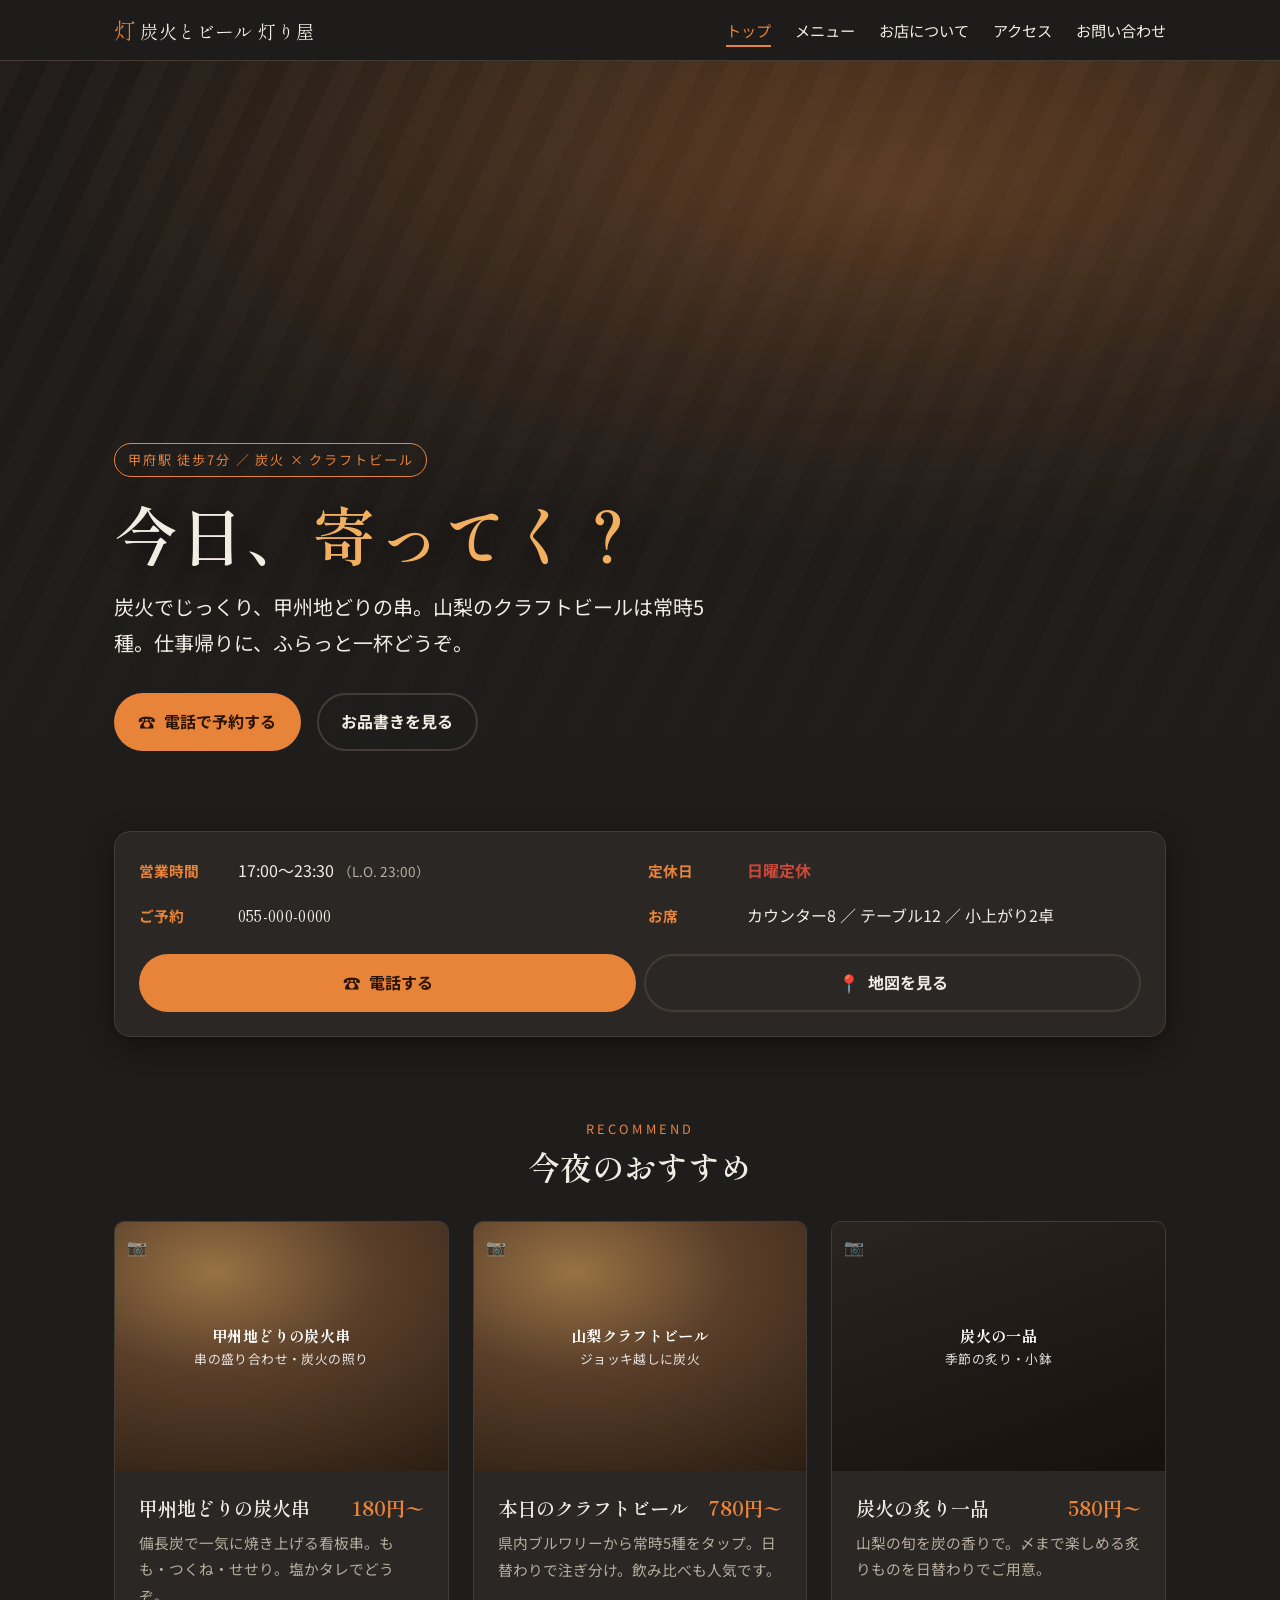
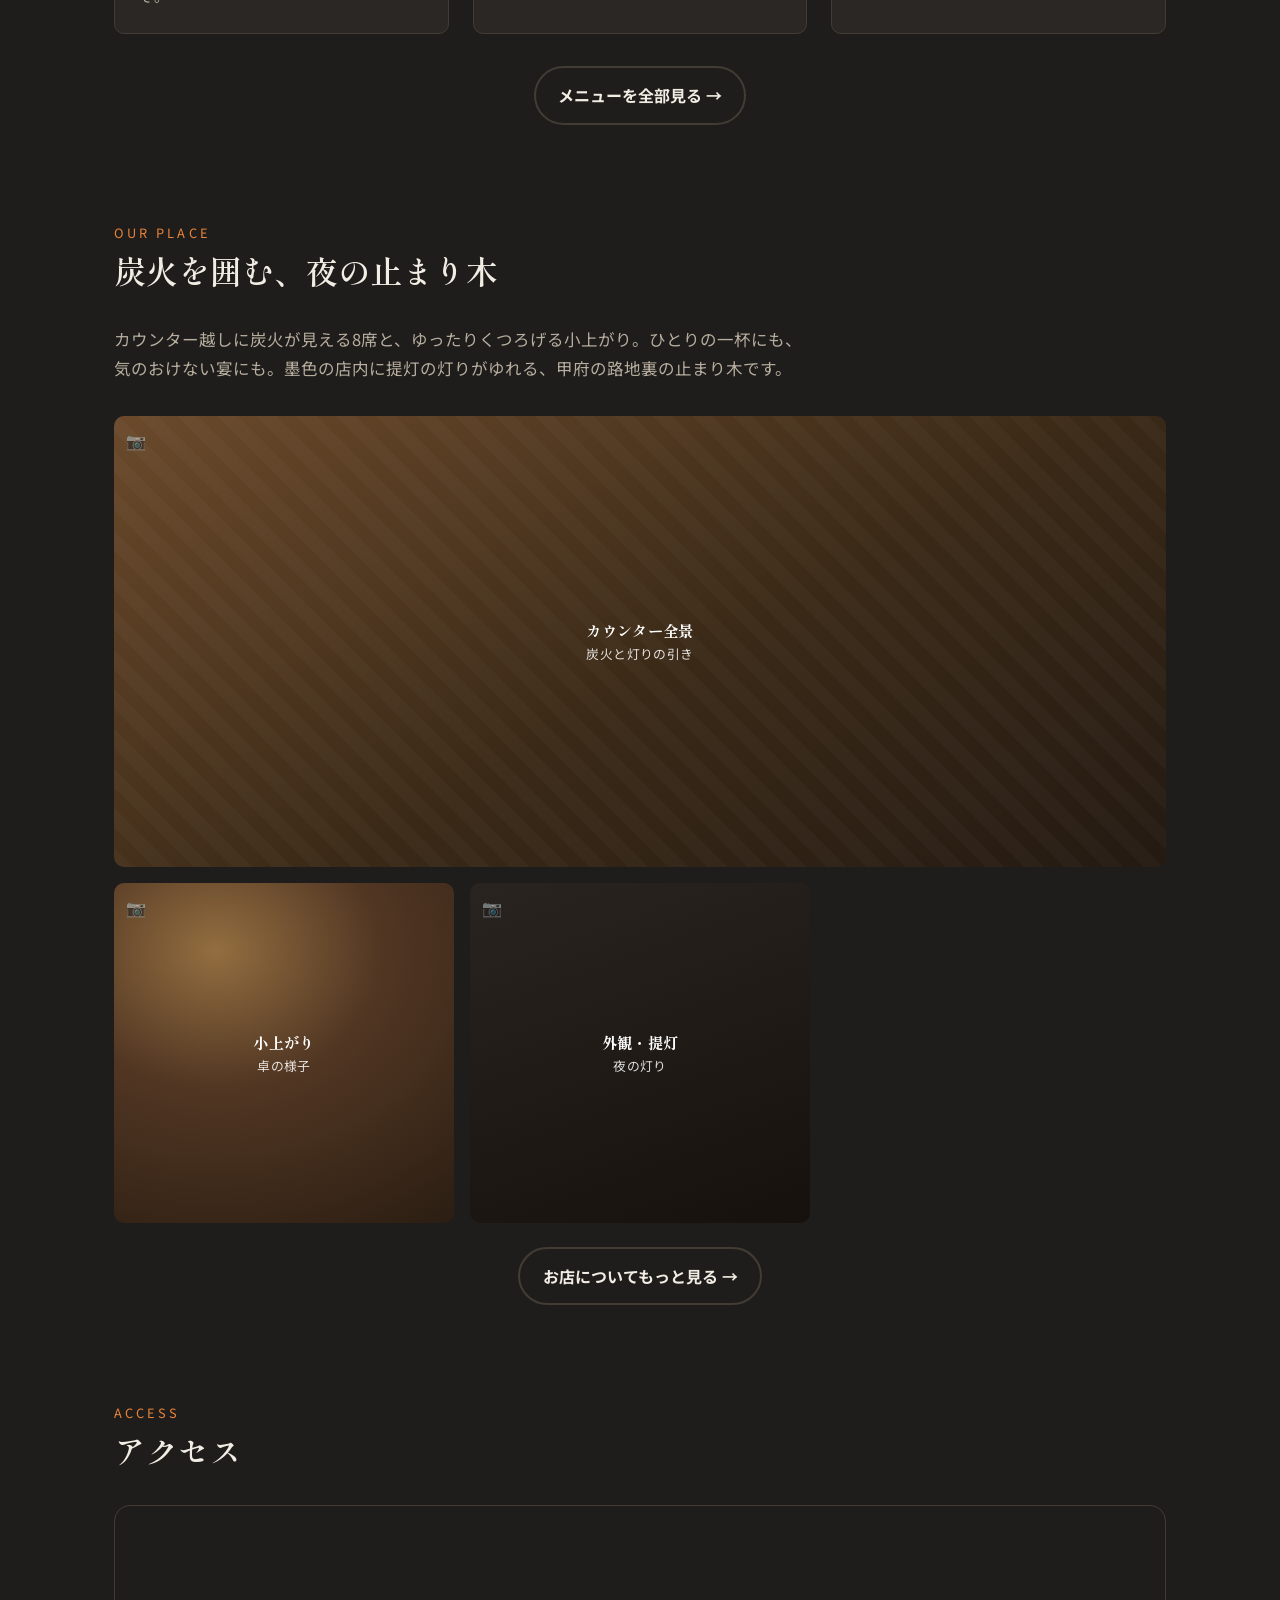
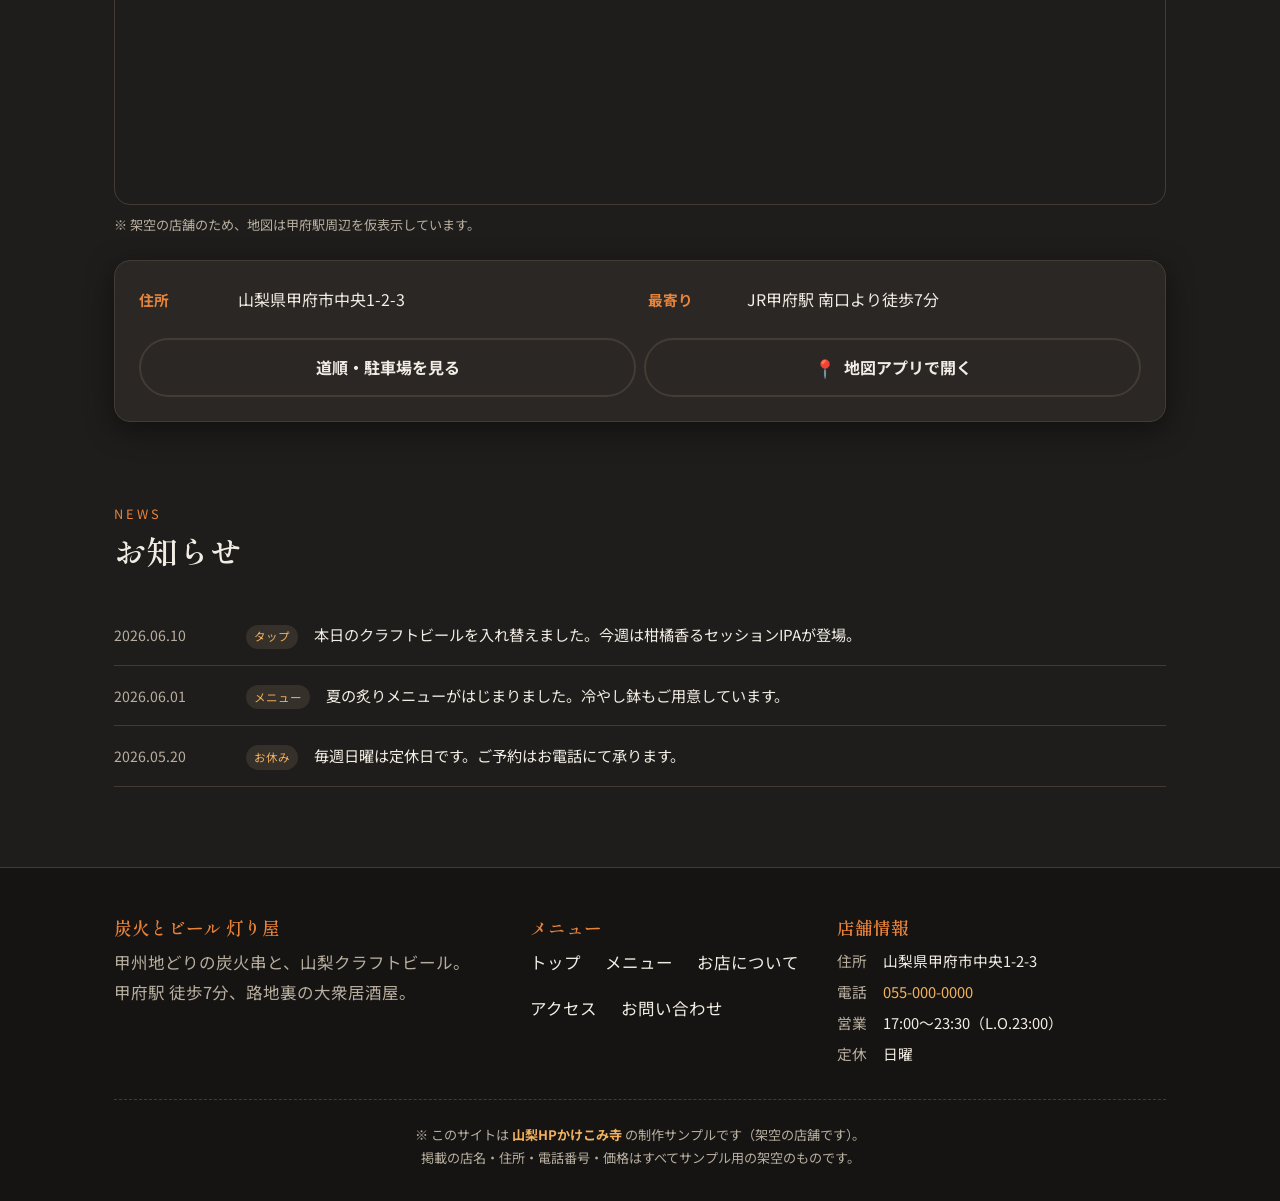
<file: index.html>
<!DOCTYPE html>
<html lang="ja">
<head>
  <!-- @parts: head-common（差し替え：title / description / og:url / og:image）
       他ページへ複製する際は title と description と og:url を変更する。 -->
  <meta charset="UTF-8">
  <meta name="viewport" content="width=device-width, initial-scale=1.0">
  <title>トップ｜炭火とビール 灯り屋</title>
  <meta name="description" content="甲府駅 徒歩7分。甲州地どりの炭火串と山梨クラフトビール常時5種。カウンターと小上がりの大衆居酒屋「灯り屋（あかりや）」。今日、寄ってく？">

  <!-- OGP -->
  <meta property="og:type" content="website">
  <meta property="og:site_name" content="炭火とビール 灯り屋">
  <meta property="og:title" content="炭火とビール 灯り屋｜甲府の炭火串とクラフトビール">
  <meta property="og:description" content="甲州地どりの炭火串と山梨クラフトビール常時5種。甲府駅 徒歩7分の大衆居酒屋。">
  <meta property="og:url" content="./index.html">
  <meta property="og:image" content="./assets/img/ogp.png">
  <meta name="twitter:card" content="summary_large_image">

  <link rel="icon" type="image/svg+xml" href="assets/img/favicon.svg">
  <link rel="preconnect" href="https://fonts.googleapis.com">
  <link rel="preconnect" href="https://fonts.gstatic.com" crossorigin>
  <link href="https://fonts.googleapis.com/css2?family=Noto+Sans+JP:wght@400;500;700&family=Shippori+Mincho:wght@500;600;700&display=swap" rel="stylesheet">
  <link rel="stylesheet" href="assets/css/style.css">
  <!-- /@parts -->
</head>
<body>
  <!-- @parts: header（差し替え：brand文言・ナビ項目。全ページ共通＝同一HTMLを複製）
       現在ページのナビには aria-current="page" を付ける。 -->
  <header class="site-header">
    <div class="container site-header__inner">
      <p class="brand">
        <a href="index.html">
          <span class="brand__mark">灯</span>
          <span class="brand__name">炭火とビール 灯り屋</span>
        </a>
      </p>
      <button class="nav-toggle" type="button" aria-expanded="false" aria-controls="globalNav" aria-label="メニューを開く">
        <span></span><span></span><span></span>
      </button>
      <nav class="global-nav" id="globalNav" aria-label="メインメニュー">
        <ul>
          <li><a href="index.html" aria-current="page">トップ</a></li>
          <li><a href="menu.html">メニュー</a></li>
          <li><a href="about.html">お店について</a></li>
          <li><a href="access.html">アクセス</a></li>
          <li><a href="contact.html">お問い合わせ</a></li>
        </ul>
      </nav>
    </div>
  </header>
  <!-- /@parts -->

  <main>
    <!-- ヒーロー（FV）：店の雰囲気＋キャッチ「今日、寄ってく？」 -->
    <section class="hero">
      <div class="hero__media">
        <div class="container hero__inner">
          <span class="hero__badge">甲府駅 徒歩7分 ／ 炭火 × クラフトビール</span>
          <h1 class="hero__catch">今日、<span class="em">寄ってく？</span></h1>
          <p class="hero__sub">炭火でじっくり、甲州地どりの串。山梨のクラフトビールは常時5種。仕事帰りに、ふらっと一杯どうぞ。</p>
          <div class="hero__cta">
            <a class="btn btn--primary" href="tel:055-000-0000"><span class="btn__ico">☎</span>電話で予約する</a>
            <a class="btn btn--ghost" href="menu.html">お品書きを見る</a>
          </div>
        </div>
      </div>
    </section>

    <!-- @parts: info-card（差し替え：営業時間・定休・tel・地図URL）
         FV直下に配置。「今やってる？電話は？地図は？」に即答する最重要ブロック。 -->
    <section class="section section--tight" id="info" aria-labelledby="info-title">
      <div class="container">
        <h2 class="sr-only" id="info-title">営業情報</h2>
        <div class="info-card">
          <div class="info-card__grid">
            <dl class="info-row">
              <dt>営業時間</dt>
              <dd>17:00〜23:30 <span class="lo">（L.O. 23:00）</span></dd>
            </dl>
            <dl class="info-row">
              <dt>定休日</dt>
              <dd><span class="badge-closed">日曜定休</span></dd>
            </dl>
            <dl class="info-row">
              <dt>ご予約</dt>
              <dd class="info-card__tel"><a href="tel:055-000-0000">055-000-0000</a></dd>
            </dl>
            <dl class="info-row">
              <dt>お席</dt>
              <dd>カウンター8 ／ テーブル12 ／ 小上がり2卓</dd>
            </dl>
          </div>
          <div class="info-card__actions">
            <a class="btn btn--primary" href="tel:055-000-0000"><span class="btn__ico">☎</span>電話する</a>
            <a class="btn btn--ghost" href="https://www.google.com/maps/search/?api=1&query=山梨県甲府市中央1-2-3" target="_blank" rel="noopener"><span class="btn__ico">📍</span>地図を見る</a>
          </div>
        </div>
      </div>
    </section>
    <!-- /@parts -->

    <!-- @parts: recommend-grid（差し替え：3品の画像・名前・価格・説明）
         画像は .ph（CSSダミー）。撮影後 <img> に差し替える。 -->
    <section class="section" id="recommend" aria-labelledby="rec-title">
      <div class="container">
        <header class="section-head section-head--center">
          <span class="section-head__en">RECOMMEND</span>
          <h2 class="section-head__ja" id="rec-title">今夜のおすすめ</h2>
        </header>
        <div class="recommend__grid">

          <article class="rec-card">
            <div class="rec-card__media">
              <div class="ph ph--warm"><span class="ph__label"><strong>甲州地どりの炭火串</strong>串の盛り合わせ・炭火の照り</span></div>
            </div>
            <div class="rec-card__body">
              <h3 class="rec-card__name">甲州地どりの炭火串 <span class="rec-card__price">180円〜</span></h3>
              <p class="rec-card__desc">備長炭で一気に焼き上げる看板串。もも・つくね・せせり。塩かタレでどうぞ。</p>
            </div>
          </article>

          <article class="rec-card">
            <div class="rec-card__media">
              <div class="ph ph--warm"><span class="ph__label"><strong>山梨クラフトビール</strong>ジョッキ越しに炭火</span></div>
            </div>
            <div class="rec-card__body">
              <h3 class="rec-card__name">本日のクラフトビール <span class="rec-card__price">780円〜</span></h3>
              <p class="rec-card__desc">県内ブルワリーから常時5種をタップ。日替わりで注ぎ分け。飲み比べも人気です。</p>
            </div>
          </article>

          <article class="rec-card">
            <div class="rec-card__media">
              <div class="ph ph--dark"><span class="ph__label"><strong>炭火の一品</strong>季節の炙り・小鉢</span></div>
            </div>
            <div class="rec-card__body">
              <h3 class="rec-card__name">炭火の炙り一品 <span class="rec-card__price">580円〜</span></h3>
              <p class="rec-card__desc">山梨の旬を炭の香りで。〆まで楽しめる炙りものを日替わりでご用意。</p>
            </div>
          </article>

        </div>
        <p class="center" style="margin-top:var(--space-5)">
          <a class="btn btn--ghost" href="menu.html">メニューを全部見る →</a>
        </p>
      </div>
    </section>
    <!-- /@parts -->

    <!-- 店内紹介 -->
    <section class="section" id="store" aria-labelledby="store-title">
      <div class="container">
        <header class="section-head">
          <span class="section-head__en">OUR PLACE</span>
          <h2 class="section-head__ja" id="store-title">炭火を囲む、夜の止まり木</h2>
        </header>
        <p class="lead">カウンター越しに炭火が見える8席と、ゆったりくつろげる小上がり。ひとりの一杯にも、気のおけない宴にも。墨色の店内に提灯の灯りがゆれる、甲府の路地裏の止まり木です。</p>
        <div class="gallery" style="margin-top:var(--space-5)">
          <div class="gallery__item"><div class="ph"><span class="ph__label"><strong>カウンター全景</strong>炭火と灯りの引き</span></div></div>
          <div class="gallery__item"><div class="ph ph--warm"><span class="ph__label"><strong>小上がり</strong>卓の様子</span></div></div>
          <div class="gallery__item"><div class="ph ph--dark"><span class="ph__label"><strong>外観・提灯</strong>夜の灯り</span></div></div>
        </div>
        <p class="center" style="margin-top:var(--space-4)">
          <a class="btn btn--ghost" href="about.html">お店についてもっと見る →</a>
        </p>
      </div>
    </section>

    <!-- @parts: access-section（トップ用ダイジェスト。詳細は access.html） -->
    <section class="section" id="access" aria-labelledby="access-title">
      <div class="container">
        <header class="section-head">
          <span class="section-head__en">ACCESS</span>
          <h2 class="section-head__ja" id="access-title">アクセス</h2>
        </header>
        <div class="map-embed">
          <iframe
            title="灯り屋 周辺地図（甲府駅周辺・仮表示）"
            src="https://www.google.com/maps/embed?pb=!1m18!1m12!1m3!1d3236.0!2d138.5685!3d35.6664!2m3!1f0!2f0!3f0!3m2!1i1024!2i768!4f13.1!3m3!1m2!1s0x0%3A0x0!2z5pSv5bqc6aeF!5e0!3m2!1sja!2sjp!4v1700000000000"
            width="100%" height="300" style="border:0" allowfullscreen=""
            loading="lazy" referrerpolicy="no-referrer-when-downgrade"></iframe>
        </div>
        <p class="map-note">※ 架空の店舗のため、地図は甲府駅周辺を仮表示しています。</p>
        <div class="info-card" style="margin-top:var(--space-4)">
          <div class="info-card__grid">
            <dl class="info-row"><dt>住所</dt><dd>山梨県甲府市中央1-2-3</dd></dl>
            <dl class="info-row"><dt>最寄り</dt><dd>JR甲府駅 南口より徒歩7分</dd></dl>
          </div>
          <div class="info-card__actions">
            <a class="btn btn--ghost" href="access.html">道順・駐車場を見る</a>
            <a class="btn btn--ghost" href="https://www.google.com/maps/search/?api=1&query=山梨県甲府市中央1-2-3" target="_blank" rel="noopener"><span class="btn__ico">📍</span>地図アプリで開く</a>
          </div>
        </div>
      </div>
    </section>
    <!-- /@parts -->

    <!-- @parts: news-list（差し替え：日付・タグ・本文。新着を上に足すだけ） -->
    <section class="section section--tight" id="news" aria-labelledby="news-title">
      <div class="container">
        <header class="section-head">
          <span class="section-head__en">NEWS</span>
          <h2 class="section-head__ja" id="news-title">お知らせ</h2>
        </header>
        <ul class="news-list">
          <li class="news-item">
            <span class="news-item__date">2026.06.10</span>
            <span class="news-item__tag">タップ</span>
            <span class="news-item__text">本日のクラフトビールを入れ替えました。今週は柑橘香るセッションIPAが登場。</span>
          </li>
          <li class="news-item">
            <span class="news-item__date">2026.06.01</span>
            <span class="news-item__tag">メニュー</span>
            <span class="news-item__text">夏の炙りメニューがはじまりました。冷やし鉢もご用意しています。</span>
          </li>
          <li class="news-item">
            <span class="news-item__date">2026.05.20</span>
            <span class="news-item__tag">お休み</span>
            <span class="news-item__text">毎週日曜は定休日です。ご予約はお電話にて承ります。</span>
          </li>
        </ul>
      </div>
    </section>
    <!-- /@parts -->
  </main>

  <!-- @parts: footer（全ページ共通＝同一HTMLを複製。サンプル注記は必ず残す） -->
  <footer class="site-footer">
    <div class="container">
      <div class="site-footer__grid">
        <div>
          <h3>炭火とビール 灯り屋</h3>
          <p class="text-mute">甲州地どりの炭火串と、山梨クラフトビール。<br>甲府駅 徒歩7分、路地裏の大衆居酒屋。</p>
        </div>
        <nav class="site-footer__nav" aria-label="フッターメニュー">
          <h3>メニュー</h3>
          <ul>
            <li><a href="index.html">トップ</a></li>
            <li><a href="menu.html">メニュー</a></li>
            <li><a href="about.html">お店について</a></li>
            <li><a href="access.html">アクセス</a></li>
            <li><a href="contact.html">お問い合わせ</a></li>
          </ul>
        </nav>
        <div>
          <h3>店舗情報</h3>
          <dl>
            <dt>住所</dt><dd>山梨県甲府市中央1-2-3</dd>
            <dt>電話</dt><dd><a href="tel:055-000-0000">055-000-0000</a></dd>
            <dt>営業</dt><dd>17:00〜23:30（L.O.23:00）</dd>
            <dt>定休</dt><dd>日曜</dd>
          </dl>
        </div>
      </div>
      <p class="footer-note">
        ※ このサイトは <strong>山梨HPかけこみ寺</strong> の制作サンプルです（架空の店舗です）。<br>
        掲載の店名・住所・電話番号・価格はすべてサンプル用の架空のものです。
      </p>
    </div>
  </footer>
  <!-- /@parts -->

  <!-- @parts: mobile-callbar（差し替え：tel番号・地図URL。スマホのみ表示） -->
  <nav class="callbar" aria-label="クイック操作">
    <a class="callbar__tel" href="tel:055-000-0000"><span class="callbar__ico">☎</span>電話する</a>
    <a class="callbar__map" href="https://www.google.com/maps/search/?api=1&query=山梨県甲府市中央1-2-3" target="_blank" rel="noopener"><span class="callbar__ico">📍</span>地図を見る</a>
  </nav>
  <!-- /@parts -->

  <script src="assets/js/main.js"></script>
</body>
</html>
</file>
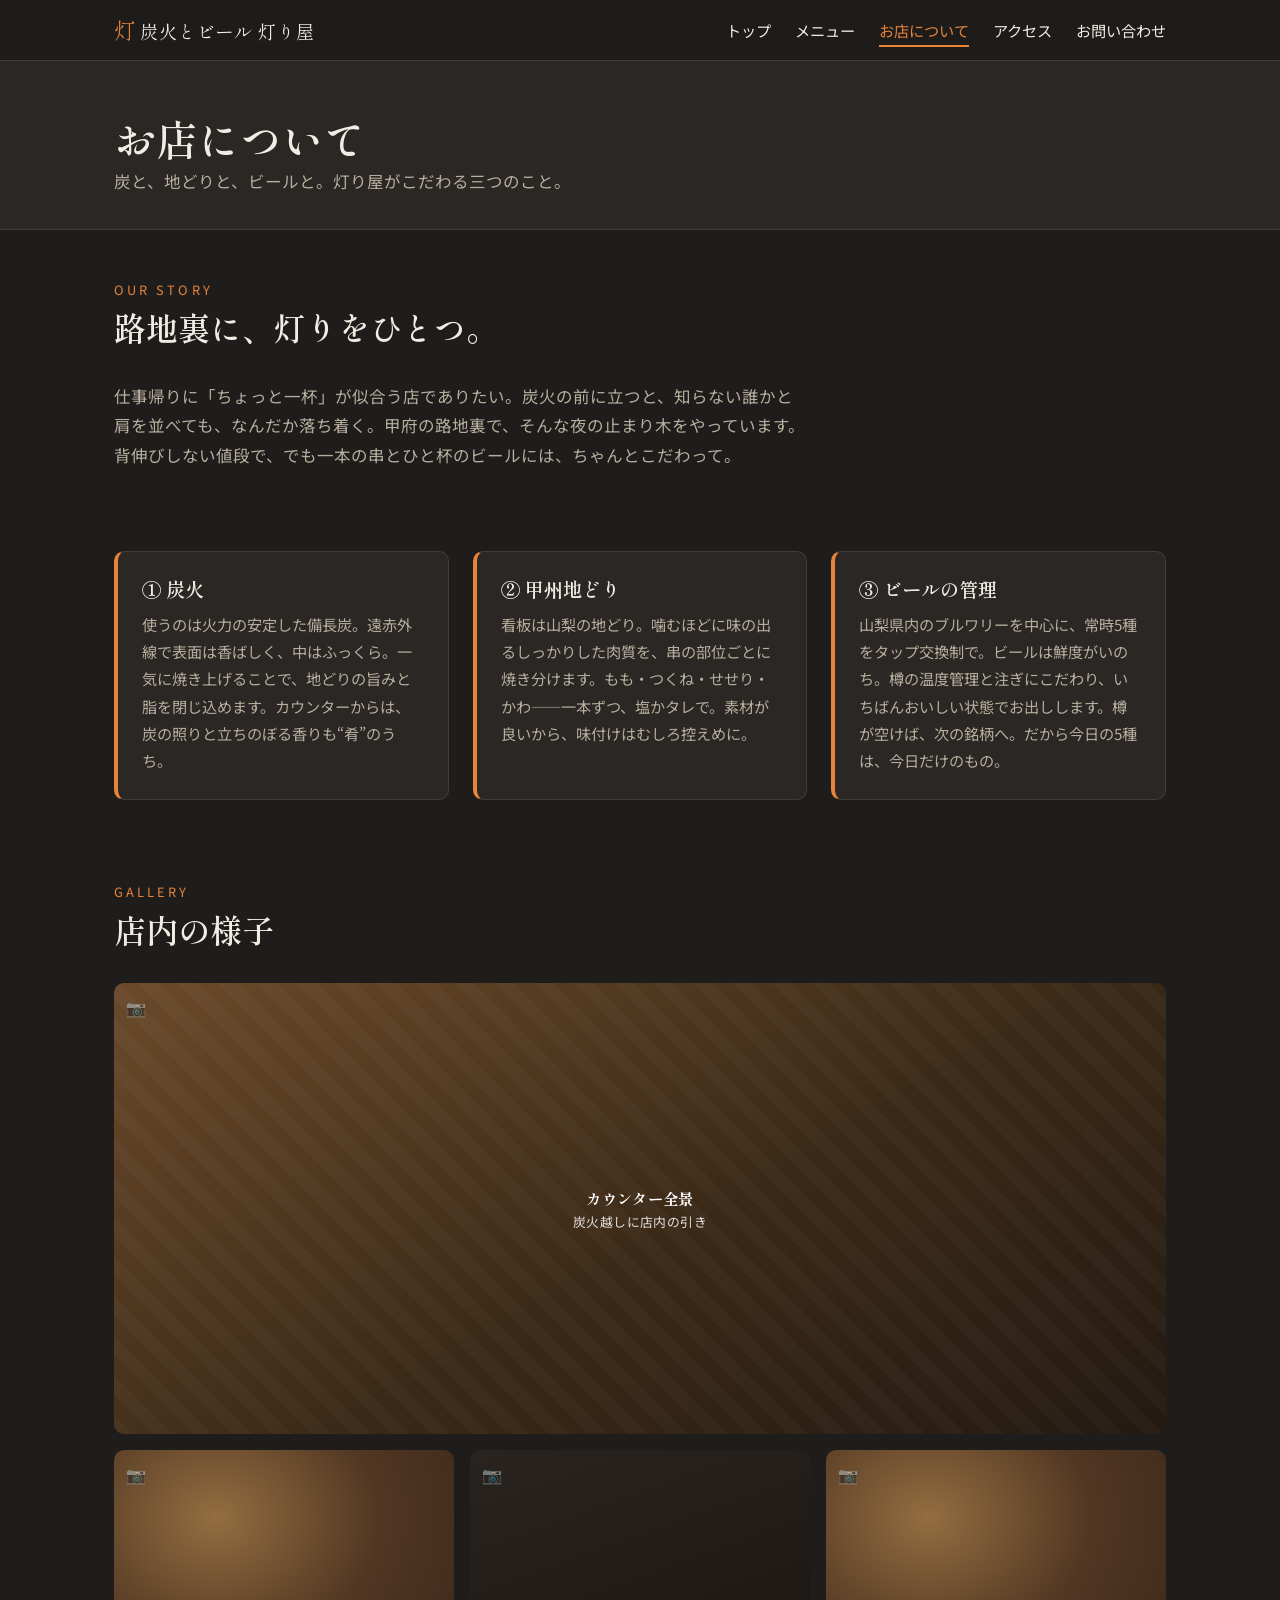
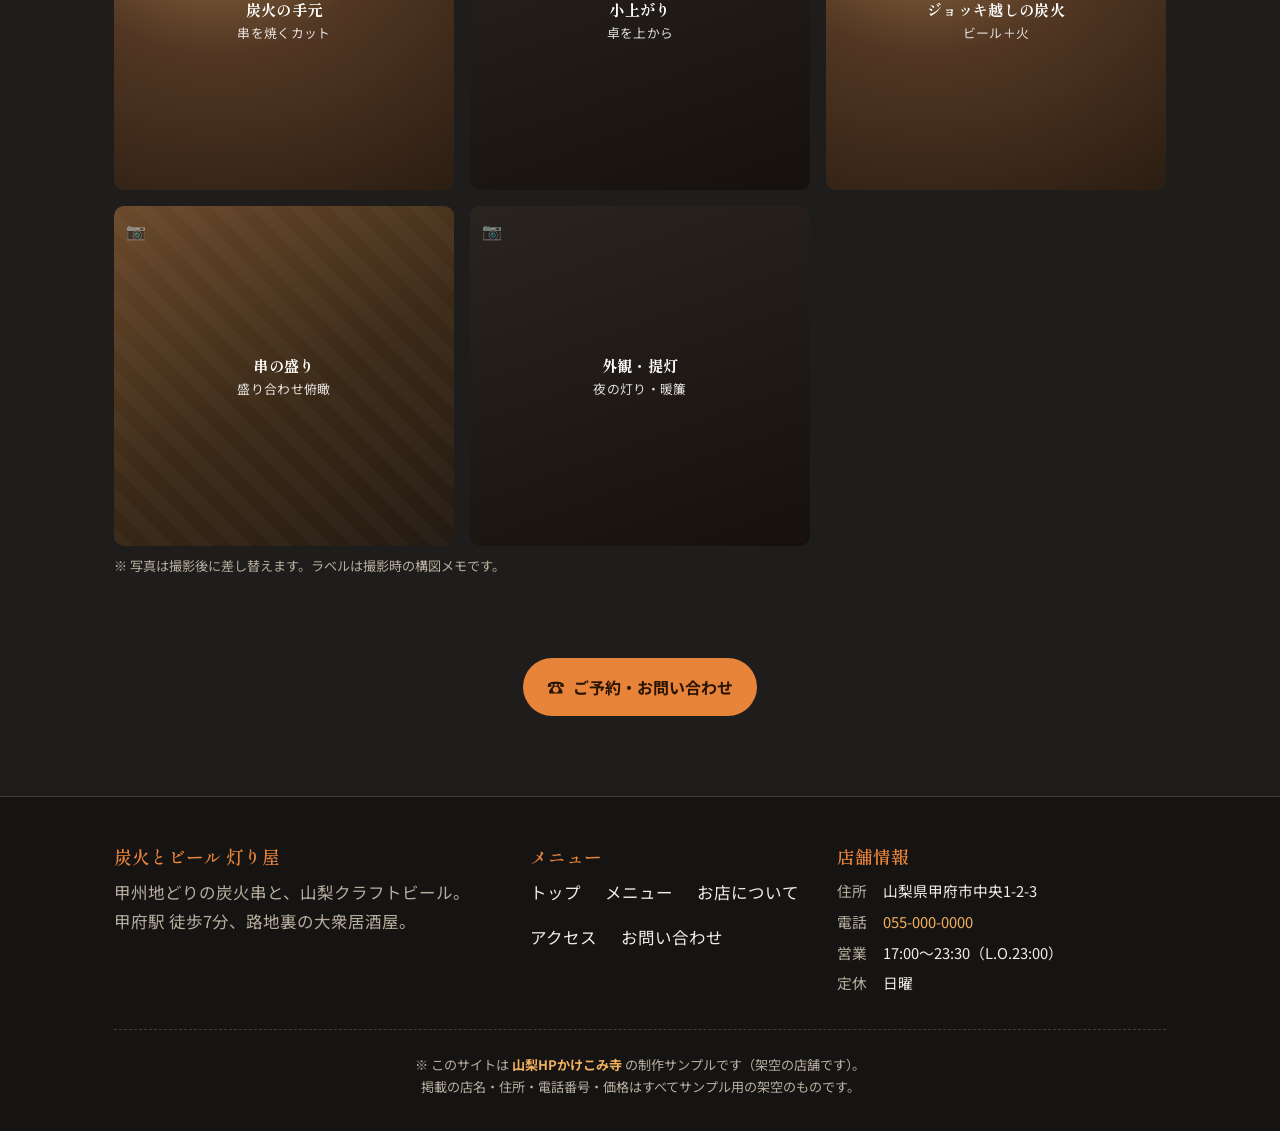
<file: about.html>
<!DOCTYPE html>
<html lang="ja">
<head>
  <!-- @parts: head-common -->
  <meta charset="UTF-8">
  <meta name="viewport" content="width=device-width, initial-scale=1.0">
  <title>お店について｜炭火とビール 灯り屋</title>
  <meta name="description" content="炭・甲州地どり・ビールの管理。灯り屋がこだわる三つのことと、墨色に提灯が灯る店内の様子をご紹介します。">
  <meta property="og:type" content="website">
  <meta property="og:site_name" content="炭火とビール 灯り屋">
  <meta property="og:title" content="お店について｜炭火とビール 灯り屋">
  <meta property="og:description" content="炭・甲州地どり・ビールの管理へのこだわりと、灯り屋の店内ギャラリー。">
  <meta property="og:url" content="./about.html">
  <meta property="og:image" content="./assets/img/ogp.png">
  <meta name="twitter:card" content="summary_large_image">
  <link rel="icon" type="image/svg+xml" href="assets/img/favicon.svg">
  <link rel="preconnect" href="https://fonts.googleapis.com">
  <link rel="preconnect" href="https://fonts.gstatic.com" crossorigin>
  <link href="https://fonts.googleapis.com/css2?family=Noto+Sans+JP:wght@400;500;700&family=Shippori+Mincho:wght@500;600;700&display=swap" rel="stylesheet">
  <link rel="stylesheet" href="assets/css/style.css">
  <!-- /@parts -->
</head>
<body>
  <!-- @parts: header -->
  <header class="site-header">
    <div class="container site-header__inner">
      <p class="brand">
        <a href="index.html">
          <span class="brand__mark">灯</span>
          <span class="brand__name">炭火とビール 灯り屋</span>
        </a>
      </p>
      <button class="nav-toggle" type="button" aria-expanded="false" aria-controls="globalNav" aria-label="メニューを開く">
        <span></span><span></span><span></span>
      </button>
      <nav class="global-nav" id="globalNav" aria-label="メインメニュー">
        <ul>
          <li><a href="index.html">トップ</a></li>
          <li><a href="menu.html">メニュー</a></li>
          <li><a href="about.html" aria-current="page">お店について</a></li>
          <li><a href="access.html">アクセス</a></li>
          <li><a href="contact.html">お問い合わせ</a></li>
        </ul>
      </nav>
    </div>
  </header>
  <!-- /@parts -->

  <main>
    <div class="page-head">
      <div class="container">
        <h1>お店について</h1>
        <p class="text-mute">炭と、地どりと、ビールと。灯り屋がこだわる三つのこと。</p>
      </div>
    </div>

    <section class="section" aria-labelledby="concept-title">
      <div class="container">
        <header class="section-head">
          <span class="section-head__en">OUR STORY</span>
          <h2 class="section-head__ja" id="concept-title">路地裏に、灯りをひとつ。</h2>
        </header>
        <p class="lead">仕事帰りに「ちょっと一杯」が似合う店でありたい。炭火の前に立つと、知らない誰かと肩を並べても、なんだか落ち着く。甲府の路地裏で、そんな夜の止まり木をやっています。背伸びしない値段で、でも一本の串とひと杯のビールには、ちゃんとこだわって。</p>
      </div>
    </section>

    <section class="section section--tight" aria-labelledby="feature-title">
      <div class="container">
        <h2 class="sr-only" id="feature-title">こだわり</h2>
        <div class="feature-list">
          <article class="feature">
            <h3>① 炭火</h3>
            <p>使うのは火力の安定した備長炭。遠赤外線で表面は香ばしく、中はふっくら。一気に焼き上げることで、地どりの旨みと脂を閉じ込めます。カウンターからは、炭の照りと立ちのぼる香りも“肴”のうち。</p>
          </article>
          <article class="feature">
            <h3>② 甲州地どり</h3>
            <p>看板は山梨の地どり。噛むほどに味の出るしっかりした肉質を、串の部位ごとに焼き分けます。もも・つくね・せせり・かわ——一本ずつ、塩かタレで。素材が良いから、味付けはむしろ控えめに。</p>
          </article>
          <article class="feature">
            <h3>③ ビールの管理</h3>
            <p>山梨県内のブルワリーを中心に、常時5種をタップ交換制で。ビールは鮮度がいのち。樽の温度管理と注ぎにこだわり、いちばんおいしい状態でお出しします。樽が空けば、次の銘柄へ。だから今日の5種は、今日だけのもの。</p>
          </article>
        </div>
      </div>
    </section>

    <section class="section" aria-labelledby="gallery-title">
      <div class="container">
        <header class="section-head">
          <span class="section-head__en">GALLERY</span>
          <h2 class="section-head__ja" id="gallery-title">店内の様子</h2>
        </header>
        <!-- 写真差し替え場所：.ph（CSSダミー）→ 撮影後 <img> へ。ラベルは構図メモ。 -->
        <div class="gallery">
          <div class="gallery__item"><div class="ph"><span class="ph__label"><strong>カウンター全景</strong>炭火越しに店内の引き</span></div></div>
          <div class="gallery__item"><div class="ph ph--warm"><span class="ph__label"><strong>炭火の手元</strong>串を焼くカット</span></div></div>
          <div class="gallery__item"><div class="ph ph--dark"><span class="ph__label"><strong>小上がり</strong>卓を上から</span></div></div>
          <div class="gallery__item"><div class="ph ph--warm"><span class="ph__label"><strong>ジョッキ越しの炭火</strong>ビール＋火</span></div></div>
          <div class="gallery__item"><div class="ph"><span class="ph__label"><strong>串の盛り</strong>盛り合わせ俯瞰</span></div></div>
          <div class="gallery__item"><div class="ph ph--dark"><span class="ph__label"><strong>外観・提灯</strong>夜の灯り・暖簾</span></div></div>
        </div>
        <p class="map-note">※ 写真は撮影後に差し替えます。ラベルは撮影時の構図メモです。</p>
      </div>
    </section>

    <section class="section section--tight">
      <div class="container center">
        <a class="btn btn--primary" href="contact.html"><span class="btn__ico">☎</span>ご予約・お問い合わせ</a>
      </div>
    </section>
  </main>

  <!-- @parts: footer -->
  <footer class="site-footer">
    <div class="container">
      <div class="site-footer__grid">
        <div>
          <h3>炭火とビール 灯り屋</h3>
          <p class="text-mute">甲州地どりの炭火串と、山梨クラフトビール。<br>甲府駅 徒歩7分、路地裏の大衆居酒屋。</p>
        </div>
        <nav class="site-footer__nav" aria-label="フッターメニュー">
          <h3>メニュー</h3>
          <ul>
            <li><a href="index.html">トップ</a></li>
            <li><a href="menu.html">メニュー</a></li>
            <li><a href="about.html">お店について</a></li>
            <li><a href="access.html">アクセス</a></li>
            <li><a href="contact.html">お問い合わせ</a></li>
          </ul>
        </nav>
        <div>
          <h3>店舗情報</h3>
          <dl>
            <dt>住所</dt><dd>山梨県甲府市中央1-2-3</dd>
            <dt>電話</dt><dd><a href="tel:055-000-0000">055-000-0000</a></dd>
            <dt>営業</dt><dd>17:00〜23:30（L.O.23:00）</dd>
            <dt>定休</dt><dd>日曜</dd>
          </dl>
        </div>
      </div>
      <p class="footer-note">
        ※ このサイトは <strong>山梨HPかけこみ寺</strong> の制作サンプルです（架空の店舗です）。<br>
        掲載の店名・住所・電話番号・価格はすべてサンプル用の架空のものです。
      </p>
    </div>
  </footer>
  <!-- /@parts -->

  <!-- @parts: mobile-callbar -->
  <nav class="callbar" aria-label="クイック操作">
    <a class="callbar__tel" href="tel:055-000-0000"><span class="callbar__ico">☎</span>電話する</a>
    <a class="callbar__map" href="https://www.google.com/maps/search/?api=1&query=山梨県甲府市中央1-2-3" target="_blank" rel="noopener"><span class="callbar__ico">📍</span>地図を見る</a>
  </nav>
  <!-- /@parts -->

  <script src="assets/js/main.js"></script>
</body>
</html>
</file>
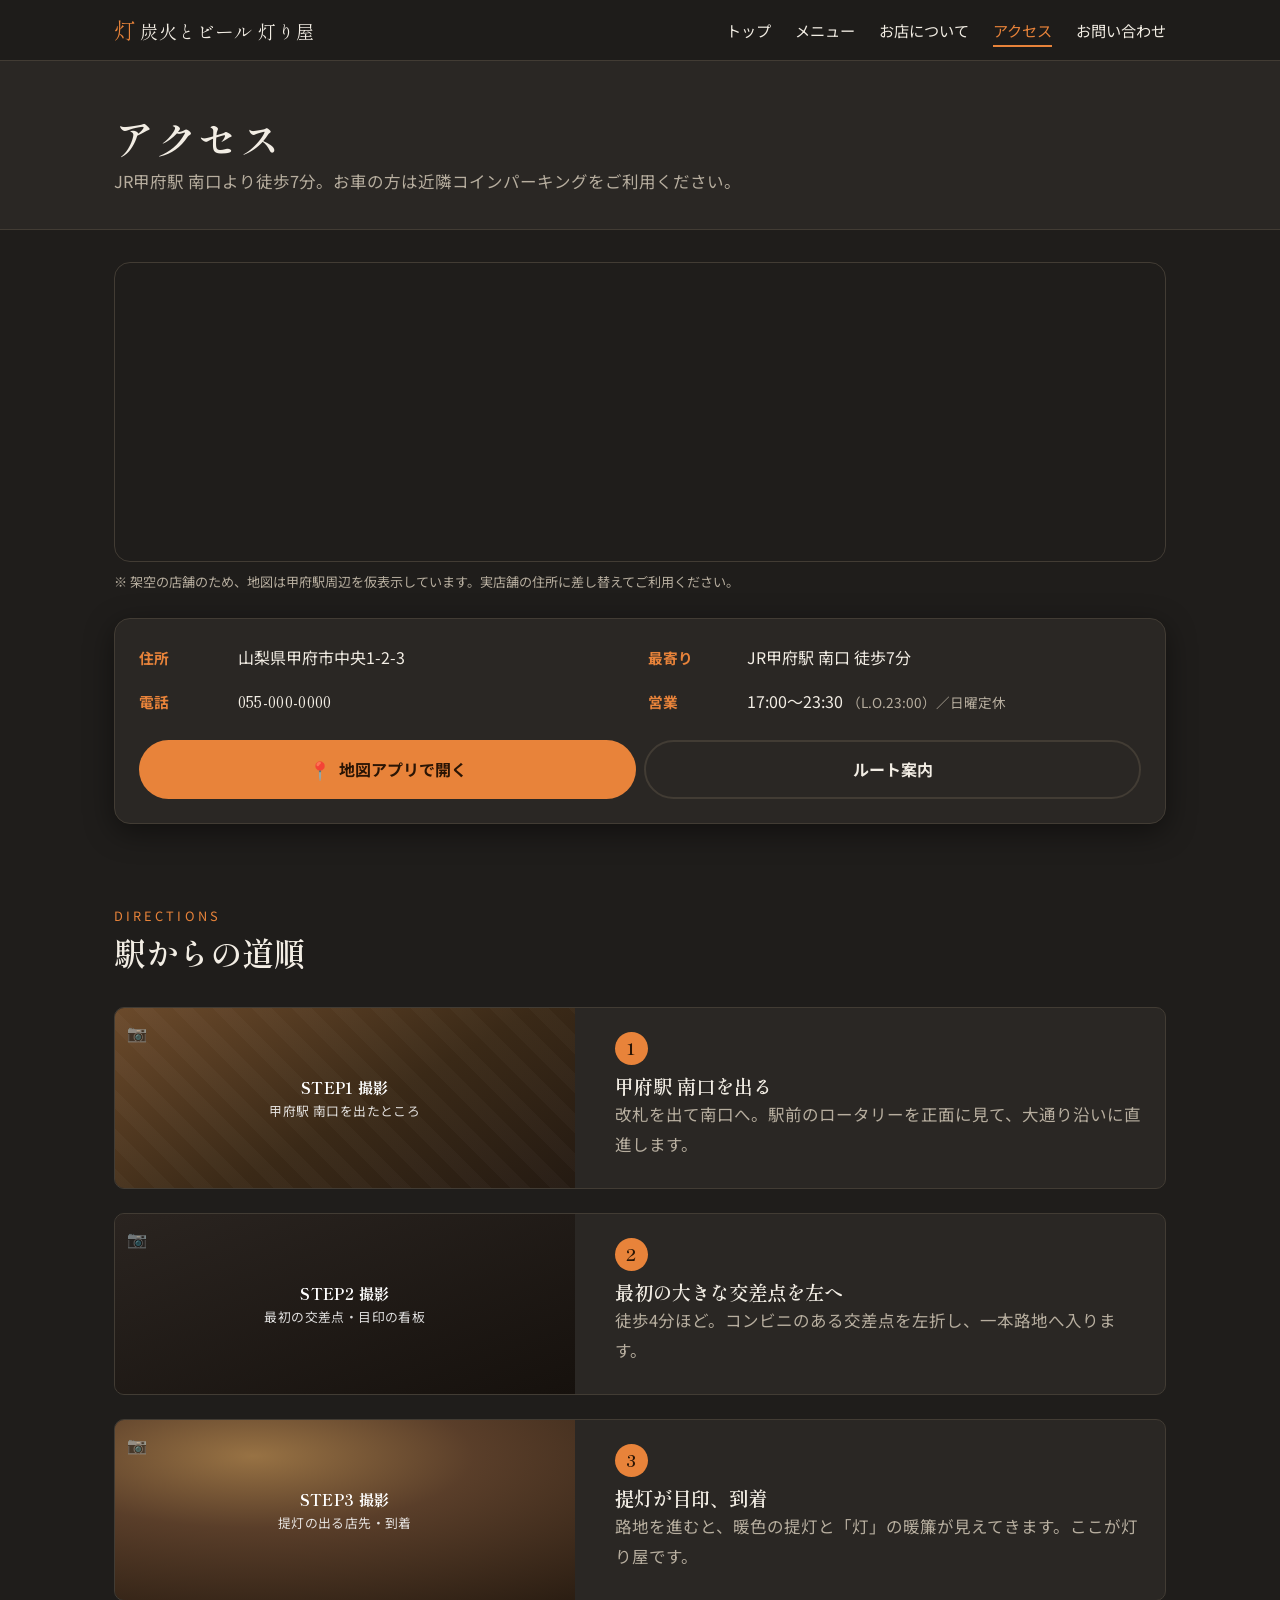
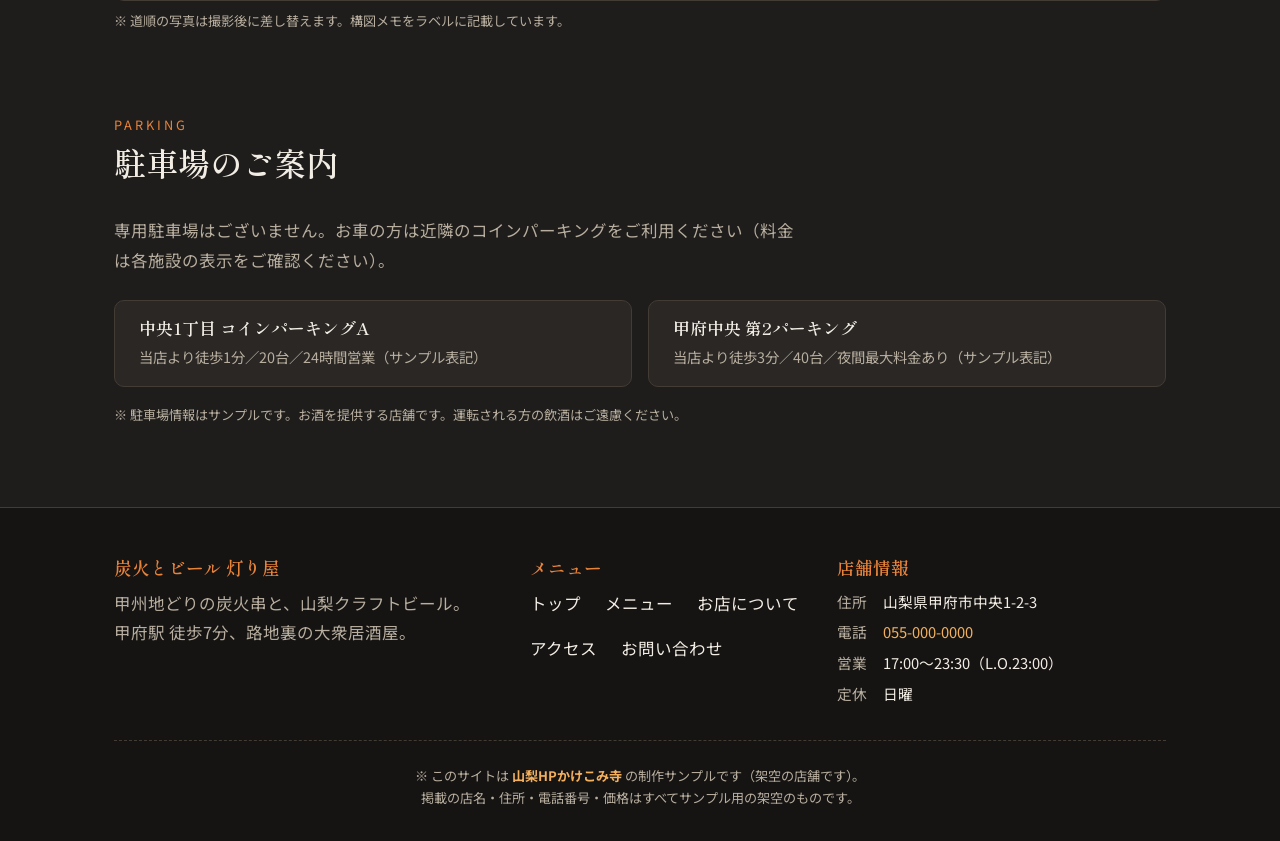
<file: access.html>
<!DOCTYPE html>
<html lang="ja">
<head>
  <!-- @parts: head-common -->
  <meta charset="UTF-8">
  <meta name="viewport" content="width=device-width, initial-scale=1.0">
  <title>アクセス｜炭火とビール 灯り屋</title>
  <meta name="description" content="JR甲府駅 南口より徒歩7分。灯り屋への地図・駅からの道順・近隣コインパーキングのご案内。">
  <meta property="og:type" content="website">
  <meta property="og:site_name" content="炭火とビール 灯り屋">
  <meta property="og:title" content="アクセス｜炭火とビール 灯り屋">
  <meta property="og:description" content="甲府駅 徒歩7分。地図・駅からの道順・近隣コインパーキング案内。">
  <meta property="og:url" content="./access.html">
  <meta property="og:image" content="./assets/img/ogp.png">
  <meta name="twitter:card" content="summary_large_image">
  <link rel="icon" type="image/svg+xml" href="assets/img/favicon.svg">
  <link rel="preconnect" href="https://fonts.googleapis.com">
  <link rel="preconnect" href="https://fonts.gstatic.com" crossorigin>
  <link href="https://fonts.googleapis.com/css2?family=Noto+Sans+JP:wght@400;500;700&family=Shippori+Mincho:wght@500;600;700&display=swap" rel="stylesheet">
  <link rel="stylesheet" href="assets/css/style.css">
  <!-- /@parts -->
</head>
<body>
  <!-- @parts: header -->
  <header class="site-header">
    <div class="container site-header__inner">
      <p class="brand">
        <a href="index.html">
          <span class="brand__mark">灯</span>
          <span class="brand__name">炭火とビール 灯り屋</span>
        </a>
      </p>
      <button class="nav-toggle" type="button" aria-expanded="false" aria-controls="globalNav" aria-label="メニューを開く">
        <span></span><span></span><span></span>
      </button>
      <nav class="global-nav" id="globalNav" aria-label="メインメニュー">
        <ul>
          <li><a href="index.html">トップ</a></li>
          <li><a href="menu.html">メニュー</a></li>
          <li><a href="about.html">お店について</a></li>
          <li><a href="access.html" aria-current="page">アクセス</a></li>
          <li><a href="contact.html">お問い合わせ</a></li>
        </ul>
      </nav>
    </div>
  </header>
  <!-- /@parts -->

  <main>
    <div class="page-head">
      <div class="container">
        <h1>アクセス</h1>
        <p class="text-mute">JR甲府駅 南口より徒歩7分。お車の方は近隣コインパーキングをご利用ください。</p>
      </div>
    </div>

    <!-- @parts: access-section（差し替え：地図iframe・住所・道順・駐車場） -->
    <section class="section section--tight" aria-labelledby="map-title">
      <div class="container">
        <h2 class="sr-only" id="map-title">地図</h2>
        <div class="map-embed">
          <iframe
            title="灯り屋 周辺地図（甲府駅周辺・仮表示）"
            src="https://www.google.com/maps/embed?pb=!1m18!1m12!1m3!1d3236.0!2d138.5685!3d35.6664!2m3!1f0!2f0!3f0!3m2!1i1024!2i768!4f13.1!3m3!1m2!1s0x0%3A0x0!2z5pSv5bqc6aeF!5e0!3m2!1sja!2sjp!4v1700000000000"
            width="100%" height="300" style="border:0" allowfullscreen=""
            loading="lazy" referrerpolicy="no-referrer-when-downgrade"></iframe>
        </div>
        <p class="map-note">※ 架空の店舗のため、地図は甲府駅周辺を仮表示しています。実店舗の住所に差し替えてご利用ください。</p>

        <div class="info-card" style="margin-top:var(--space-4)">
          <div class="info-card__grid">
            <dl class="info-row"><dt>住所</dt><dd>山梨県甲府市中央1-2-3</dd></dl>
            <dl class="info-row"><dt>最寄り</dt><dd>JR甲府駅 南口 徒歩7分</dd></dl>
            <dl class="info-row"><dt>電話</dt><dd class="info-card__tel"><a href="tel:055-000-0000">055-000-0000</a></dd></dl>
            <dl class="info-row"><dt>営業</dt><dd>17:00〜23:30 <span class="lo">（L.O.23:00）／日曜定休</span></dd></dl>
          </div>
          <div class="info-card__actions">
            <a class="btn btn--primary" href="https://www.google.com/maps/search/?api=1&query=山梨県甲府市中央1-2-3" target="_blank" rel="noopener"><span class="btn__ico">📍</span>地図アプリで開く</a>
            <a class="btn btn--ghost" href="https://www.google.com/maps/dir/?api=1&destination=山梨県甲府市中央1-2-3" target="_blank" rel="noopener">ルート案内</a>
          </div>
        </div>
      </div>
    </section>

    <!-- 駅からの道順（写真付きステップ前提の構造。.ph を撮影写真に差し替える） -->
    <section class="section" aria-labelledby="route-title">
      <div class="container">
        <header class="section-head">
          <span class="section-head__en">DIRECTIONS</span>
          <h2 class="section-head__ja" id="route-title">駅からの道順</h2>
        </header>
        <ol class="route-steps">
          <li class="route-step">
            <div class="route-step__media"><div class="ph"><span class="ph__label"><strong>STEP1 撮影</strong>甲府駅 南口を出たところ</span></div></div>
            <div class="route-step__body">
              <span class="route-step__no" aria-hidden="true">1</span>
              <h3>甲府駅 南口を出る</h3>
              <p class="text-mute">改札を出て南口へ。駅前のロータリーを正面に見て、大通り沿いに直進します。</p>
            </div>
          </li>
          <li class="route-step">
            <div class="route-step__media"><div class="ph ph--dark"><span class="ph__label"><strong>STEP2 撮影</strong>最初の交差点・目印の看板</span></div></div>
            <div class="route-step__body">
              <span class="route-step__no" aria-hidden="true">2</span>
              <h3>最初の大きな交差点を左へ</h3>
              <p class="text-mute">徒歩4分ほど。コンビニのある交差点を左折し、一本路地へ入ります。</p>
            </div>
          </li>
          <li class="route-step">
            <div class="route-step__media"><div class="ph ph--warm"><span class="ph__label"><strong>STEP3 撮影</strong>提灯の出る店先・到着</span></div></div>
            <div class="route-step__body">
              <span class="route-step__no" aria-hidden="true">3</span>
              <h3>提灯が目印、到着</h3>
              <p class="text-mute">路地を進むと、暖色の提灯と「灯」の暖簾が見えてきます。ここが灯り屋です。</p>
            </div>
          </li>
        </ol>
        <p class="map-note">※ 道順の写真は撮影後に差し替えます。構図メモをラベルに記載しています。</p>
      </div>
    </section>

    <!-- 駐車場案内（近隣コインP） -->
    <section class="section section--tight" aria-labelledby="parking-title">
      <div class="container">
        <header class="section-head">
          <span class="section-head__en">PARKING</span>
          <h2 class="section-head__ja" id="parking-title">駐車場のご案内</h2>
        </header>
        <p class="lead">専用駐車場はございません。お車の方は近隣のコインパーキングをご利用ください（料金は各施設の表示をご確認ください）。</p>
        <div class="parking-list" style="margin-top:var(--space-4)">
          <div class="parking">
            <h3>中央1丁目 コインパーキングA</h3>
            <p>当店より徒歩1分／20台／24時間営業（サンプル表記）</p>
          </div>
          <div class="parking">
            <h3>甲府中央 第2パーキング</h3>
            <p>当店より徒歩3分／40台／夜間最大料金あり（サンプル表記）</p>
          </div>
        </div>
        <p class="menu-note">※ 駐車場情報はサンプルです。お酒を提供する店舗です。運転される方の飲酒はご遠慮ください。</p>
      </div>
    </section>
    <!-- /@parts -->
  </main>

  <!-- @parts: footer -->
  <footer class="site-footer">
    <div class="container">
      <div class="site-footer__grid">
        <div>
          <h3>炭火とビール 灯り屋</h3>
          <p class="text-mute">甲州地どりの炭火串と、山梨クラフトビール。<br>甲府駅 徒歩7分、路地裏の大衆居酒屋。</p>
        </div>
        <nav class="site-footer__nav" aria-label="フッターメニュー">
          <h3>メニュー</h3>
          <ul>
            <li><a href="index.html">トップ</a></li>
            <li><a href="menu.html">メニュー</a></li>
            <li><a href="about.html">お店について</a></li>
            <li><a href="access.html">アクセス</a></li>
            <li><a href="contact.html">お問い合わせ</a></li>
          </ul>
        </nav>
        <div>
          <h3>店舗情報</h3>
          <dl>
            <dt>住所</dt><dd>山梨県甲府市中央1-2-3</dd>
            <dt>電話</dt><dd><a href="tel:055-000-0000">055-000-0000</a></dd>
            <dt>営業</dt><dd>17:00〜23:30（L.O.23:00）</dd>
            <dt>定休</dt><dd>日曜</dd>
          </dl>
        </div>
      </div>
      <p class="footer-note">
        ※ このサイトは <strong>山梨HPかけこみ寺</strong> の制作サンプルです（架空の店舗です）。<br>
        掲載の店名・住所・電話番号・価格はすべてサンプル用の架空のものです。
      </p>
    </div>
  </footer>
  <!-- /@parts -->

  <!-- @parts: mobile-callbar -->
  <nav class="callbar" aria-label="クイック操作">
    <a class="callbar__tel" href="tel:055-000-0000"><span class="callbar__ico">☎</span>電話する</a>
    <a class="callbar__map" href="https://www.google.com/maps/search/?api=1&query=山梨県甲府市中央1-2-3" target="_blank" rel="noopener"><span class="callbar__ico">📍</span>地図を見る</a>
  </nav>
  <!-- /@parts -->

  <script src="assets/js/main.js"></script>
</body>
</html>
</file>
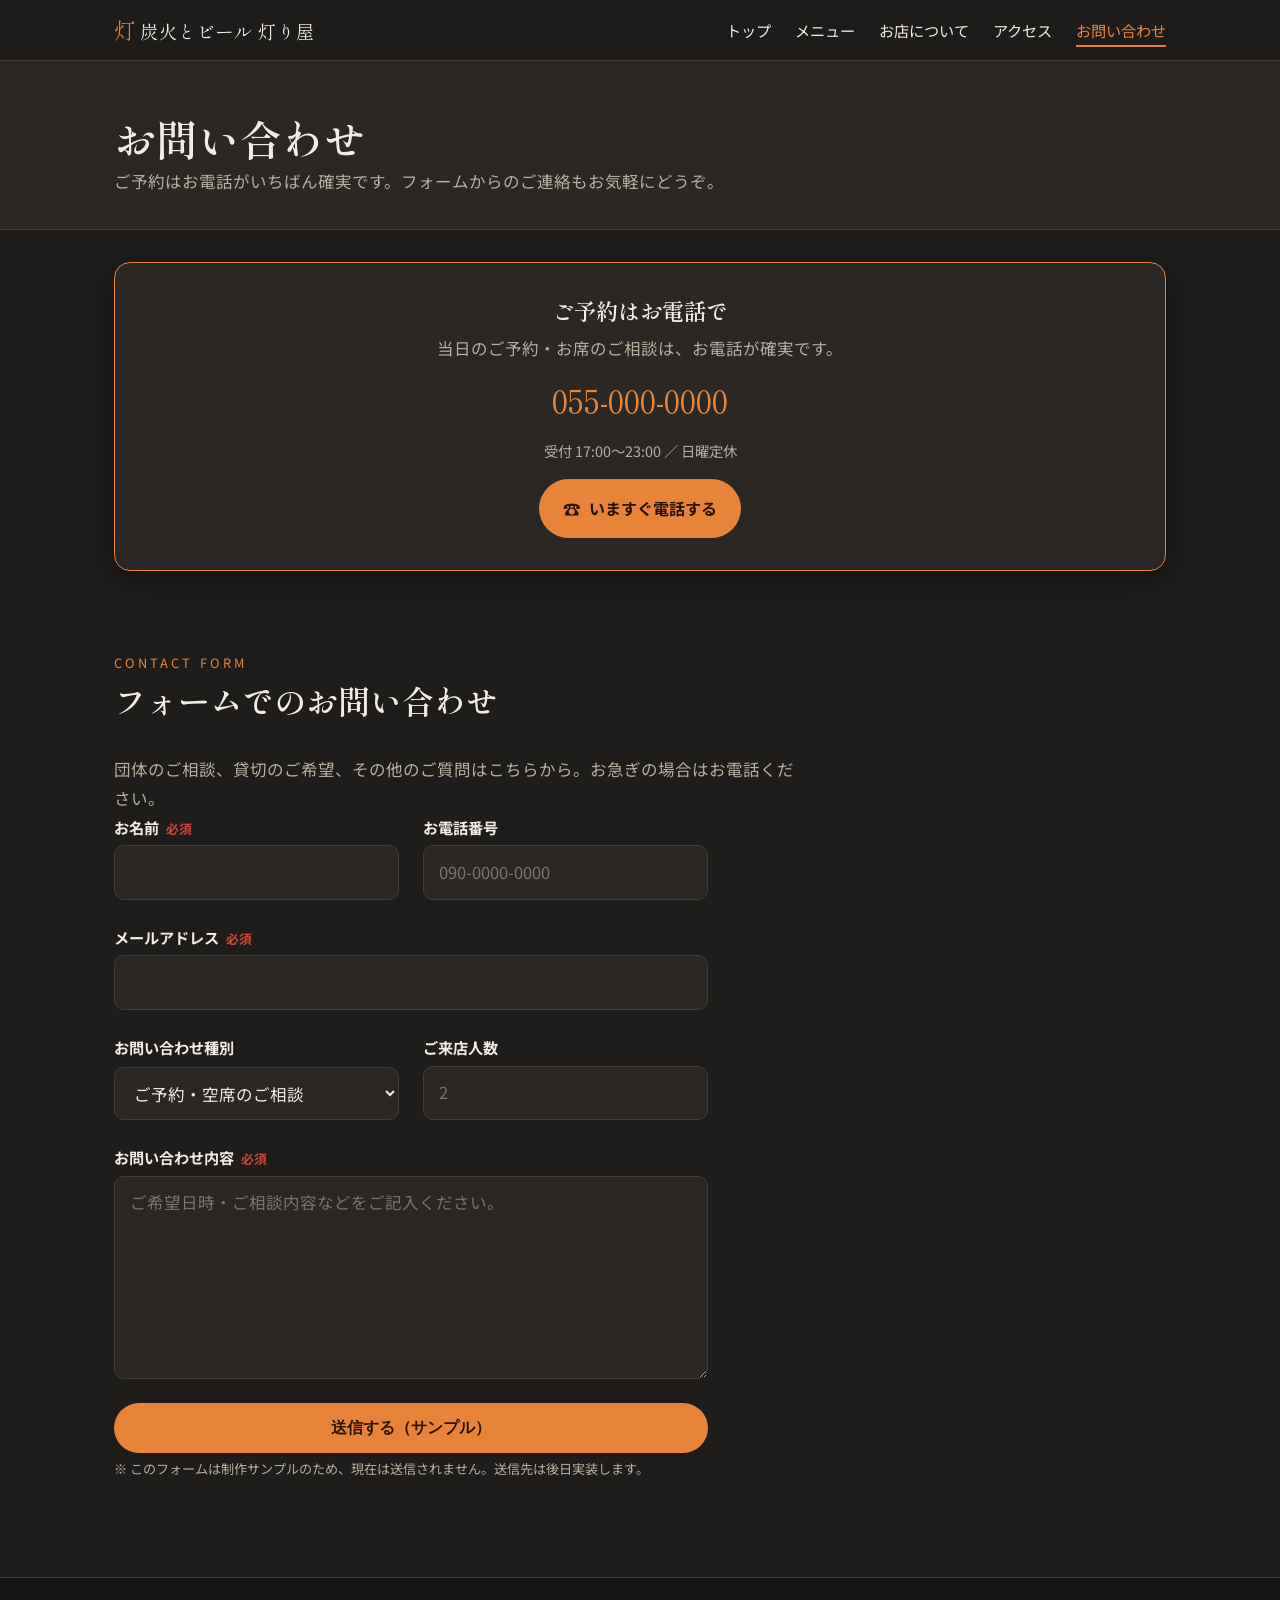
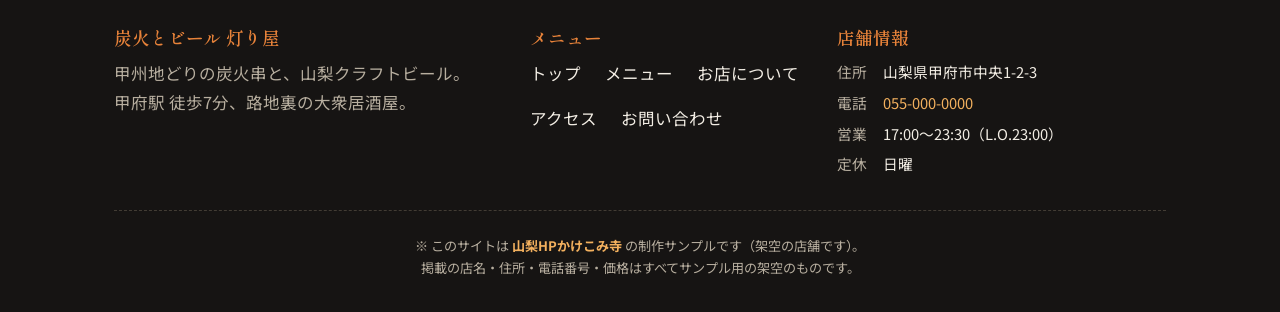
<file: contact.html>
<!DOCTYPE html>
<html lang="ja">
<head>
  <!-- @parts: head-common -->
  <meta charset="UTF-8">
  <meta name="viewport" content="width=device-width, initial-scale=1.0">
  <title>お問い合わせ｜炭火とビール 灯り屋</title>
  <meta name="description" content="ご予約はお電話が確実です（055-000-0000）。ご質問・団体のご相談はお問い合わせフォームからもどうぞ。">
  <meta property="og:type" content="website">
  <meta property="og:site_name" content="炭火とビール 灯り屋">
  <meta property="og:title" content="お問い合わせ｜炭火とビール 灯り屋">
  <meta property="og:description" content="ご予約はお電話が確実です。お問い合わせフォームもご用意。">
  <meta property="og:url" content="./contact.html">
  <meta property="og:image" content="./assets/img/ogp.png">
  <meta name="twitter:card" content="summary_large_image">
  <link rel="icon" type="image/svg+xml" href="assets/img/favicon.svg">
  <link rel="preconnect" href="https://fonts.googleapis.com">
  <link rel="preconnect" href="https://fonts.gstatic.com" crossorigin>
  <link href="https://fonts.googleapis.com/css2?family=Noto+Sans+JP:wght@400;500;700&family=Shippori+Mincho:wght@500;600;700&display=swap" rel="stylesheet">
  <link rel="stylesheet" href="assets/css/style.css">
  <!-- /@parts -->
</head>
<body>
  <!-- @parts: header -->
  <header class="site-header">
    <div class="container site-header__inner">
      <p class="brand">
        <a href="index.html">
          <span class="brand__mark">灯</span>
          <span class="brand__name">炭火とビール 灯り屋</span>
        </a>
      </p>
      <button class="nav-toggle" type="button" aria-expanded="false" aria-controls="globalNav" aria-label="メニューを開く">
        <span></span><span></span><span></span>
      </button>
      <nav class="global-nav" id="globalNav" aria-label="メインメニュー">
        <ul>
          <li><a href="index.html">トップ</a></li>
          <li><a href="menu.html">メニュー</a></li>
          <li><a href="about.html">お店について</a></li>
          <li><a href="access.html">アクセス</a></li>
          <li><a href="contact.html" aria-current="page">お問い合わせ</a></li>
        </ul>
      </nav>
    </div>
  </header>
  <!-- /@parts -->

  <main>
    <div class="page-head">
      <div class="container">
        <h1>お問い合わせ</h1>
        <p class="text-mute">ご予約はお電話がいちばん確実です。フォームからのご連絡もお気軽にどうぞ。</p>
      </div>
    </div>

    <!-- 予約は電話推奨の導線 -->
    <section class="section section--tight" aria-labelledby="reserve-title">
      <div class="container">
        <div class="reserve-cta">
          <h2 id="reserve-title">ご予約はお電話で</h2>
          <p class="text-mute">当日のご予約・お席のご相談は、お電話が確実です。</p>
          <span class="reserve-cta__tel"><a href="tel:055-000-0000">055-000-0000</a></span>
          <p class="reserve-cta__hours">受付 17:00〜23:00 ／ 日曜定休</p>
          <p style="margin-top:var(--space-3)">
            <a class="btn btn--primary" href="tel:055-000-0000"><span class="btn__ico">☎</span>いますぐ電話する</a>
          </p>
        </div>
      </div>
    </section>

    <!-- 簡易フォーム（見た目のみ・送信先は後日実装） -->
    <section class="section" aria-labelledby="form-title">
      <div class="container">
        <header class="section-head">
          <span class="section-head__en">CONTACT FORM</span>
          <h2 class="section-head__ja" id="form-title">フォームでのお問い合わせ</h2>
        </header>
        <p class="lead">団体のご相談、貸切のご希望、その他のご質問はこちらから。お急ぎの場合はお電話ください。</p>

        <!-- ============================================================
             TODO（後日実装）：このフォームは現在「見た目のみ」のサンプルです。
             送信先は未設定。実装時は以下のいずれかを行ってください。
               1) action にメール送信用の処理URL（PHPメールフォーム等）を設定
               2) Formspree / Google フォーム等の外部サービスへ送信
               3) 静的ホスティング（GitHub Pages）の場合はサーバ処理が動かないため、
                  外部フォームサービスの利用を推奨。
             現状は送信しても何も起きないよう onsubmit で抑止しています。
             ============================================================ -->
        <form class="form form--2col" action="#" method="post"
              onsubmit="alert('このフォームはサンプルのため送信機能は未実装です。ご予約はお電話（055-000-0000）にお願いいたします。'); return false;">
          <div class="form__row">
            <label for="name">お名前 <span class="req">必須</span></label>
            <input type="text" id="name" name="name" autocomplete="name" required>
          </div>
          <div class="form__row">
            <label for="tel">お電話番号</label>
            <input type="tel" id="tel" name="tel" autocomplete="tel" placeholder="090-0000-0000">
          </div>
          <div class="form__row form__row--full">
            <label for="email">メールアドレス <span class="req">必須</span></label>
            <input type="email" id="email" name="email" autocomplete="email" required>
          </div>
          <div class="form__row">
            <label for="kind">お問い合わせ種別</label>
            <select id="kind" name="kind">
              <option>ご予約・空席のご相談</option>
              <option>団体・貸切のご相談</option>
              <option>メニューについて</option>
              <option>その他</option>
            </select>
          </div>
          <div class="form__row">
            <label for="people">ご来店人数</label>
            <input type="number" id="people" name="people" min="1" max="40" placeholder="2">
          </div>
          <div class="form__row form__row--full">
            <label for="message">お問い合わせ内容 <span class="req">必須</span></label>
            <textarea id="message" name="message" rows="6" required placeholder="ご希望日時・ご相談内容などをご記入ください。"></textarea>
          </div>
          <div class="form__row form__row--full">
            <button type="submit" class="btn btn--primary btn--block">送信する（サンプル）</button>
            <p class="form__note">※ このフォームは制作サンプルのため、現在は送信されません。送信先は後日実装します。</p>
          </div>
        </form>
      </div>
    </section>
  </main>

  <!-- @parts: footer -->
  <footer class="site-footer">
    <div class="container">
      <div class="site-footer__grid">
        <div>
          <h3>炭火とビール 灯り屋</h3>
          <p class="text-mute">甲州地どりの炭火串と、山梨クラフトビール。<br>甲府駅 徒歩7分、路地裏の大衆居酒屋。</p>
        </div>
        <nav class="site-footer__nav" aria-label="フッターメニュー">
          <h3>メニュー</h3>
          <ul>
            <li><a href="index.html">トップ</a></li>
            <li><a href="menu.html">メニュー</a></li>
            <li><a href="about.html">お店について</a></li>
            <li><a href="access.html">アクセス</a></li>
            <li><a href="contact.html">お問い合わせ</a></li>
          </ul>
        </nav>
        <div>
          <h3>店舗情報</h3>
          <dl>
            <dt>住所</dt><dd>山梨県甲府市中央1-2-3</dd>
            <dt>電話</dt><dd><a href="tel:055-000-0000">055-000-0000</a></dd>
            <dt>営業</dt><dd>17:00〜23:30（L.O.23:00）</dd>
            <dt>定休</dt><dd>日曜</dd>
          </dl>
        </div>
      </div>
      <p class="footer-note">
        ※ このサイトは <strong>山梨HPかけこみ寺</strong> の制作サンプルです（架空の店舗です）。<br>
        掲載の店名・住所・電話番号・価格はすべてサンプル用の架空のものです。
      </p>
    </div>
  </footer>
  <!-- /@parts -->

  <!-- @parts: mobile-callbar -->
  <nav class="callbar" aria-label="クイック操作">
    <a class="callbar__tel" href="tel:055-000-0000"><span class="callbar__ico">☎</span>電話する</a>
    <a class="callbar__map" href="https://www.google.com/maps/search/?api=1&query=山梨県甲府市中央1-2-3" target="_blank" rel="noopener"><span class="callbar__ico">📍</span>地図を見る</a>
  </nav>
  <!-- /@parts -->

  <script src="assets/js/main.js"></script>
</body>
</html>
</file>
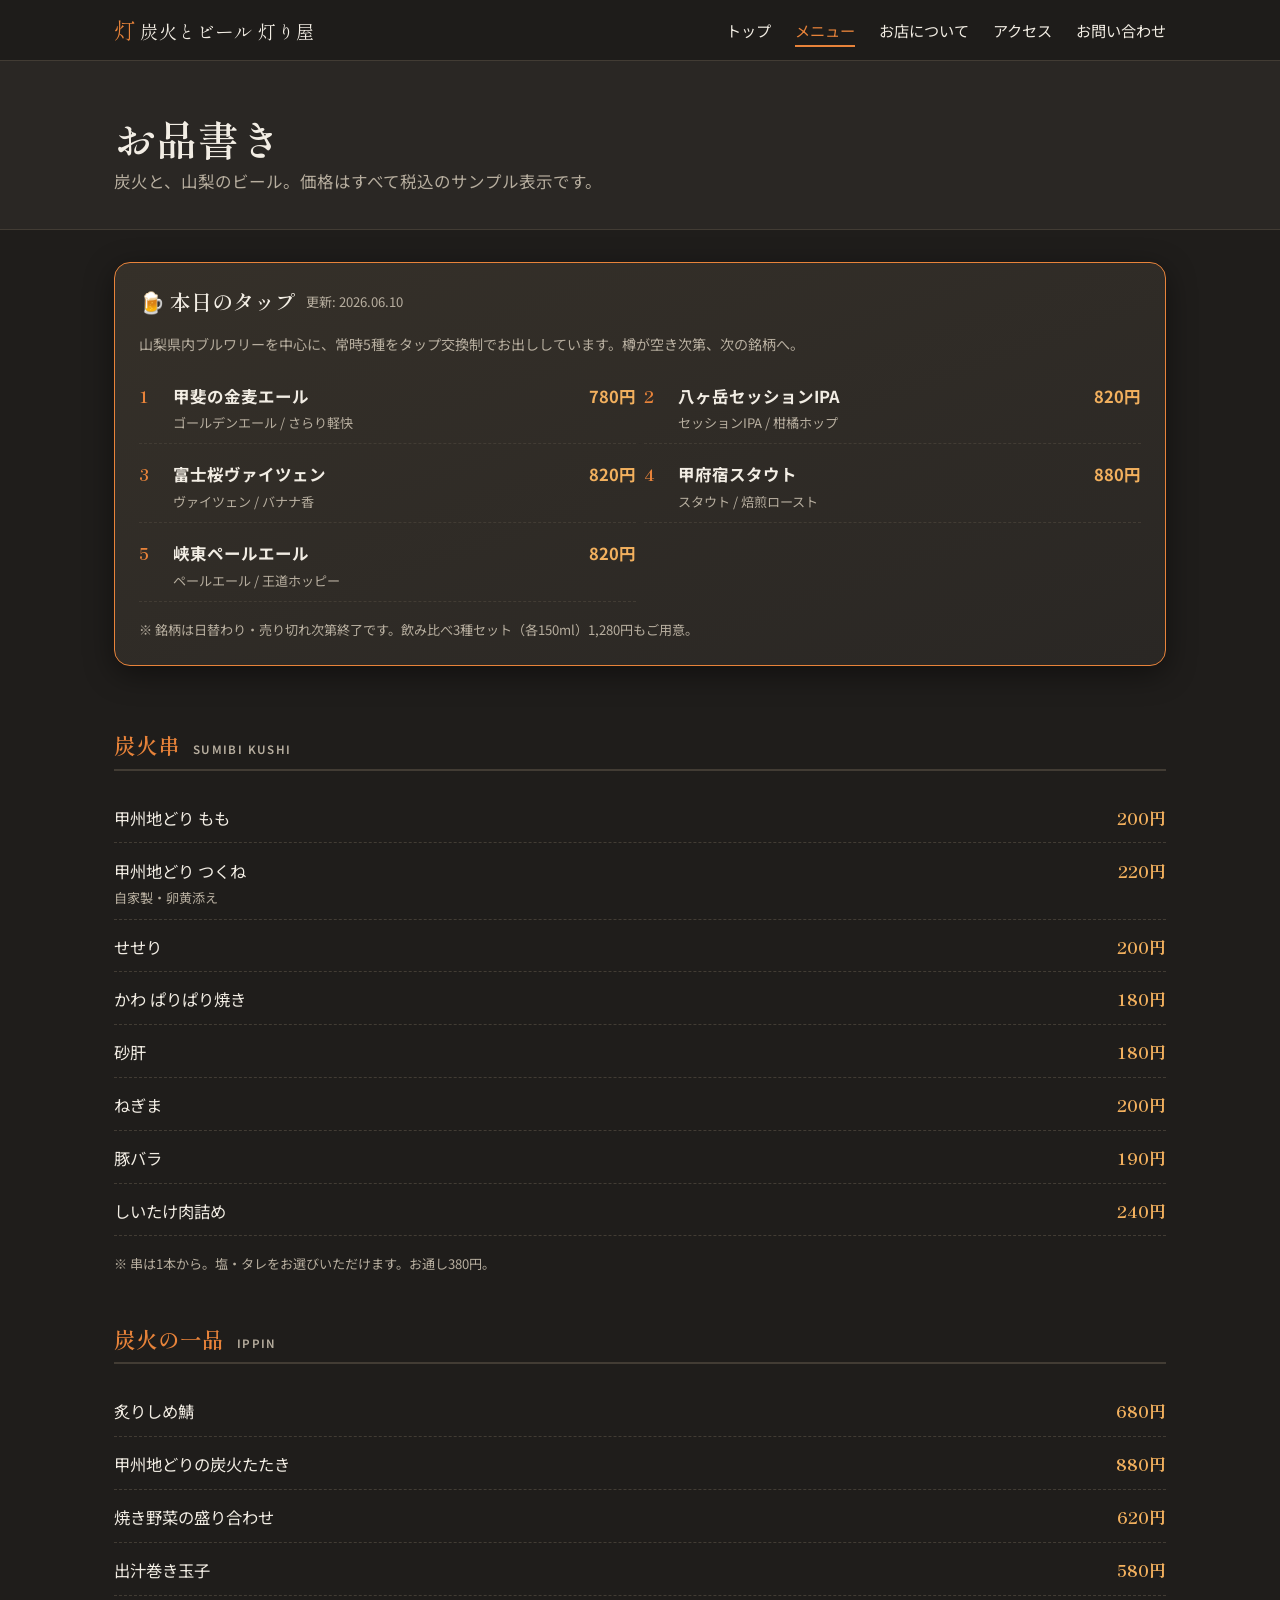
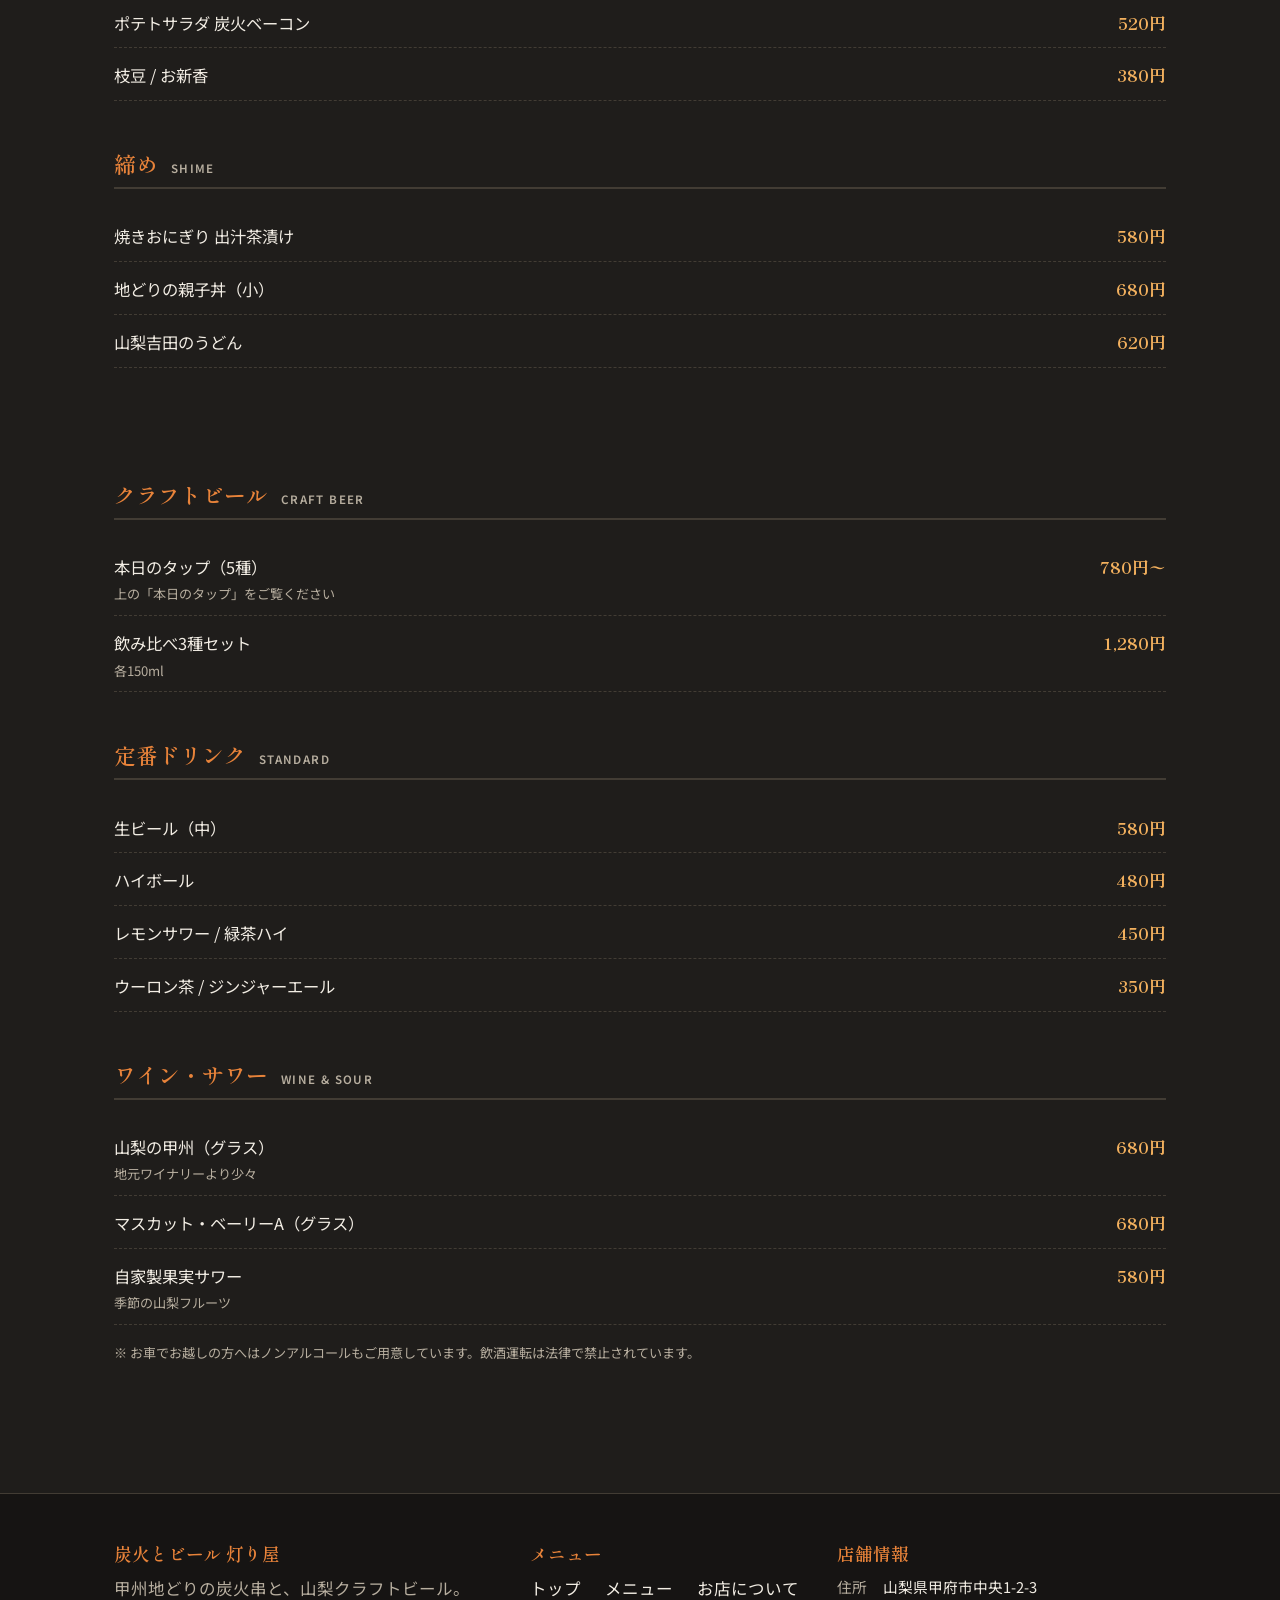
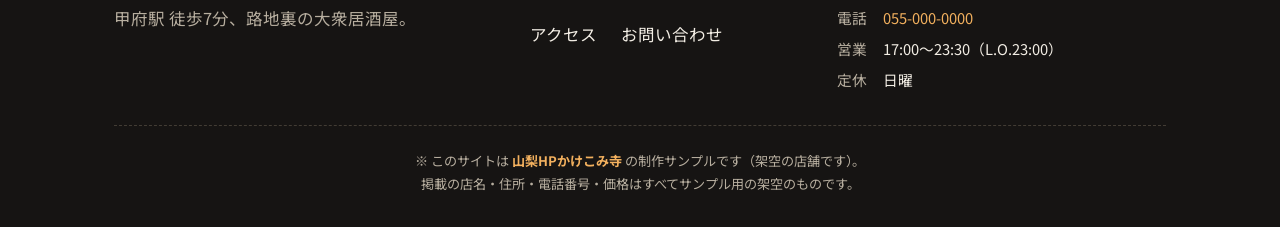
<file: menu.html>
<!DOCTYPE html>
<html lang="ja">
<head>
  <!-- @parts: head-common -->
  <meta charset="UTF-8">
  <meta name="viewport" content="width=device-width, initial-scale=1.0">
  <title>メニュー｜炭火とビール 灯り屋</title>
  <meta name="description" content="甲州地どりの炭火串、炭火の一品、〆まで。山梨クラフトビール「本日のタップ」常時5種。灯り屋のお品書きとドリンクメニュー。">
  <meta property="og:type" content="website">
  <meta property="og:site_name" content="炭火とビール 灯り屋">
  <meta property="og:title" content="メニュー｜炭火とビール 灯り屋">
  <meta property="og:description" content="炭火串・一品・締めと、山梨クラフトビール常時5種。灯り屋のお品書き。">
  <meta property="og:url" content="./menu.html">
  <meta property="og:image" content="./assets/img/ogp.png">
  <meta name="twitter:card" content="summary_large_image">
  <link rel="icon" type="image/svg+xml" href="assets/img/favicon.svg">
  <link rel="preconnect" href="https://fonts.googleapis.com">
  <link rel="preconnect" href="https://fonts.gstatic.com" crossorigin>
  <link href="https://fonts.googleapis.com/css2?family=Noto+Sans+JP:wght@400;500;700&family=Shippori+Mincho:wght@500;600;700&display=swap" rel="stylesheet">
  <link rel="stylesheet" href="assets/css/style.css">
  <!-- /@parts -->
</head>
<body>
  <!-- @parts: header -->
  <header class="site-header">
    <div class="container site-header__inner">
      <p class="brand">
        <a href="index.html">
          <span class="brand__mark">灯</span>
          <span class="brand__name">炭火とビール 灯り屋</span>
        </a>
      </p>
      <button class="nav-toggle" type="button" aria-expanded="false" aria-controls="globalNav" aria-label="メニューを開く">
        <span></span><span></span><span></span>
      </button>
      <nav class="global-nav" id="globalNav" aria-label="メインメニュー">
        <ul>
          <li><a href="index.html">トップ</a></li>
          <li><a href="menu.html" aria-current="page">メニュー</a></li>
          <li><a href="about.html">お店について</a></li>
          <li><a href="access.html">アクセス</a></li>
          <li><a href="contact.html">お問い合わせ</a></li>
        </ul>
      </nav>
    </div>
  </header>
  <!-- /@parts -->

  <main>
    <div class="page-head">
      <div class="container">
        <h1>お品書き</h1>
        <p class="text-mute">炭火と、山梨のビール。価格はすべて税込のサンプル表示です。</p>
      </div>
    </div>

    <!-- 本日のタップ（クラフトビール更新枠：ここだけ日々差し替えできる独立ブロック） -->
    <section class="section section--tight" aria-labelledby="tap-title">
      <div class="container">
        <div class="tap-board">
          <div class="tap-board__head">
            <h2 id="tap-title">🍺 本日のタップ</h2>
            <span class="tap-board__date">更新: 2026.06.10</span>
          </div>
          <p class="text-mute" style="font-size:.88rem;margin-bottom:var(--space-3)">山梨県内ブルワリーを中心に、常時5種をタップ交換制でお出ししています。樽が空き次第、次の銘柄へ。</p>
          <div class="tap-list">
            <div class="tap-item"><span class="tap-item__no">1</span><span class="tap-item__name">甲斐の金麦エール<span class="style">ゴールデンエール / さらり軽快</span></span><span class="tap-item__price">780円</span></div>
            <div class="tap-item"><span class="tap-item__no">2</span><span class="tap-item__name">八ヶ岳セッションIPA<span class="style">セッションIPA / 柑橘ホップ</span></span><span class="tap-item__price">820円</span></div>
            <div class="tap-item"><span class="tap-item__no">3</span><span class="tap-item__name">富士桜ヴァイツェン<span class="style">ヴァイツェン / バナナ香</span></span><span class="tap-item__price">820円</span></div>
            <div class="tap-item"><span class="tap-item__no">4</span><span class="tap-item__name">甲府宿スタウト<span class="style">スタウト / 焙煎ロースト</span></span><span class="tap-item__price">880円</span></div>
            <div class="tap-item"><span class="tap-item__no">5</span><span class="tap-item__name">峡東ペールエール<span class="style">ペールエール / 王道ホッピー</span></span><span class="tap-item__price">820円</span></div>
          </div>
          <p class="menu-note">※ 銘柄は日替わり・売り切れ次第終了です。飲み比べ3種セット（各150ml）1,280円もご用意。</p>
        </div>
      </div>
    </section>

    <!-- ===== フード ===== -->
    <section class="section section--tight" aria-labelledby="food-title">
      <div class="container">
        <h2 class="sr-only" id="food-title">フードメニュー</h2>

        <!-- @parts: menu-category（差し替え：カテゴリ名・品目・価格） -->
        <div class="menu-cat">
          <h3 class="menu-cat__title">炭火串 <small>SUMIBI KUSHI</small></h3>
          <div class="menu-list">
            <div class="menu-item"><span class="menu-item__name">甲州地どり もも</span><span class="menu-item__price">200円</span></div>
            <div class="menu-item"><span class="menu-item__name">甲州地どり つくね<span class="note">自家製・卵黄添え</span></span><span class="menu-item__price">220円</span></div>
            <div class="menu-item"><span class="menu-item__name">せせり</span><span class="menu-item__price">200円</span></div>
            <div class="menu-item"><span class="menu-item__name">かわ ぱりぱり焼き</span><span class="menu-item__price">180円</span></div>
            <div class="menu-item"><span class="menu-item__name">砂肝</span><span class="menu-item__price">180円</span></div>
            <div class="menu-item"><span class="menu-item__name">ねぎま</span><span class="menu-item__price">200円</span></div>
            <div class="menu-item"><span class="menu-item__name">豚バラ</span><span class="menu-item__price">190円</span></div>
            <div class="menu-item"><span class="menu-item__name">しいたけ肉詰め</span><span class="menu-item__price">240円</span></div>
          </div>
          <p class="menu-note">※ 串は1本から。塩・タレをお選びいただけます。お通し380円。</p>
        </div>
        <!-- /@parts -->

        <!-- @parts: menu-category -->
        <div class="menu-cat">
          <h3 class="menu-cat__title">炭火の一品 <small>IPPIN</small></h3>
          <div class="menu-list">
            <div class="menu-item"><span class="menu-item__name">炙りしめ鯖</span><span class="menu-item__price">680円</span></div>
            <div class="menu-item"><span class="menu-item__name">甲州地どりの炭火たたき</span><span class="menu-item__price">880円</span></div>
            <div class="menu-item"><span class="menu-item__name">焼き野菜の盛り合わせ</span><span class="menu-item__price">620円</span></div>
            <div class="menu-item"><span class="menu-item__name">出汁巻き玉子</span><span class="menu-item__price">580円</span></div>
            <div class="menu-item"><span class="menu-item__name">ポテトサラダ 炭火ベーコン</span><span class="menu-item__price">520円</span></div>
            <div class="menu-item"><span class="menu-item__name">枝豆 / お新香</span><span class="menu-item__price">380円</span></div>
          </div>
        </div>
        <!-- /@parts -->

        <!-- @parts: menu-category -->
        <div class="menu-cat">
          <h3 class="menu-cat__title">締め <small>SHIME</small></h3>
          <div class="menu-list">
            <div class="menu-item"><span class="menu-item__name">焼きおにぎり 出汁茶漬け</span><span class="menu-item__price">580円</span></div>
            <div class="menu-item"><span class="menu-item__name">地どりの親子丼（小）</span><span class="menu-item__price">680円</span></div>
            <div class="menu-item"><span class="menu-item__name">山梨吉田のうどん</span><span class="menu-item__price">620円</span></div>
          </div>
        </div>
        <!-- /@parts -->
      </div>
    </section>

    <!-- ===== ドリンク ===== -->
    <section class="section section--tight" aria-labelledby="drink-title">
      <div class="container">
        <h2 class="sr-only" id="drink-title">ドリンクメニュー</h2>

        <!-- @parts: menu-category -->
        <div class="menu-cat">
          <h3 class="menu-cat__title">クラフトビール <small>CRAFT BEER</small></h3>
          <div class="menu-list">
            <div class="menu-item"><span class="menu-item__name">本日のタップ（5種）<span class="note">上の「本日のタップ」をご覧ください</span></span><span class="menu-item__price">780円〜</span></div>
            <div class="menu-item"><span class="menu-item__name">飲み比べ3種セット<span class="note">各150ml</span></span><span class="menu-item__price">1,280円</span></div>
          </div>
        </div>
        <!-- /@parts -->

        <!-- @parts: menu-category -->
        <div class="menu-cat">
          <h3 class="menu-cat__title">定番ドリンク <small>STANDARD</small></h3>
          <div class="menu-list">
            <div class="menu-item"><span class="menu-item__name">生ビール（中）</span><span class="menu-item__price">580円</span></div>
            <div class="menu-item"><span class="menu-item__name">ハイボール</span><span class="menu-item__price">480円</span></div>
            <div class="menu-item"><span class="menu-item__name">レモンサワー / 緑茶ハイ</span><span class="menu-item__price">450円</span></div>
            <div class="menu-item"><span class="menu-item__name">ウーロン茶 / ジンジャーエール</span><span class="menu-item__price">350円</span></div>
          </div>
        </div>
        <!-- /@parts -->

        <!-- @parts: menu-category -->
        <div class="menu-cat">
          <h3 class="menu-cat__title">ワイン・サワー <small>WINE & SOUR</small></h3>
          <div class="menu-list">
            <div class="menu-item"><span class="menu-item__name">山梨の甲州（グラス）<span class="note">地元ワイナリーより少々</span></span><span class="menu-item__price">680円</span></div>
            <div class="menu-item"><span class="menu-item__name">マスカット・ベーリーA（グラス）</span><span class="menu-item__price">680円</span></div>
            <div class="menu-item"><span class="menu-item__name">自家製果実サワー<span class="note">季節の山梨フルーツ</span></span><span class="menu-item__price">580円</span></div>
          </div>
          <p class="menu-note">※ お車でお越しの方へはノンアルコールもご用意しています。飲酒運転は法律で禁止されています。</p>
        </div>
        <!-- /@parts -->
      </div>
    </section>
  </main>

  <!-- @parts: footer -->
  <footer class="site-footer">
    <div class="container">
      <div class="site-footer__grid">
        <div>
          <h3>炭火とビール 灯り屋</h3>
          <p class="text-mute">甲州地どりの炭火串と、山梨クラフトビール。<br>甲府駅 徒歩7分、路地裏の大衆居酒屋。</p>
        </div>
        <nav class="site-footer__nav" aria-label="フッターメニュー">
          <h3>メニュー</h3>
          <ul>
            <li><a href="index.html">トップ</a></li>
            <li><a href="menu.html">メニュー</a></li>
            <li><a href="about.html">お店について</a></li>
            <li><a href="access.html">アクセス</a></li>
            <li><a href="contact.html">お問い合わせ</a></li>
          </ul>
        </nav>
        <div>
          <h3>店舗情報</h3>
          <dl>
            <dt>住所</dt><dd>山梨県甲府市中央1-2-3</dd>
            <dt>電話</dt><dd><a href="tel:055-000-0000">055-000-0000</a></dd>
            <dt>営業</dt><dd>17:00〜23:30（L.O.23:00）</dd>
            <dt>定休</dt><dd>日曜</dd>
          </dl>
        </div>
      </div>
      <p class="footer-note">
        ※ このサイトは <strong>山梨HPかけこみ寺</strong> の制作サンプルです（架空の店舗です）。<br>
        掲載の店名・住所・電話番号・価格はすべてサンプル用の架空のものです。
      </p>
    </div>
  </footer>
  <!-- /@parts -->

  <!-- @parts: mobile-callbar -->
  <nav class="callbar" aria-label="クイック操作">
    <a class="callbar__tel" href="tel:055-000-0000"><span class="callbar__ico">☎</span>電話する</a>
    <a class="callbar__map" href="https://www.google.com/maps/search/?api=1&query=山梨県甲府市中央1-2-3" target="_blank" rel="noopener"><span class="callbar__ico">📍</span>地図を見る</a>
  </nav>
  <!-- /@parts -->

  <script src="assets/js/main.js"></script>
</body>
</html>
</file>
<file: assets/css/style.css>
/* ==========================================================================
   炭火とビール 灯り屋 — style.css
   山梨HPかけこみ寺 制作サンプル
   --------------------------------------------------------------------------
   色・余白・フォントは :root に集約。実案件への流用時はここを差し替える。
   目次:
     1. @parts: design-tokens（CSS変数）
     2. リセット & ベース
     3. レイアウト・ユーティリティ
     4. @parts: header
     5. @parts: mobile-callbar（固定電話バー）
     6. @parts: footer
     7. ボタン
     8. ヒーロー（FV）
     9. @parts: info-card（営業情報カード）
    10. @parts: recommend-grid（おすすめ3品）
    11. セクション共通・見出し
    12. @parts: menu-category（メニュー表）／本日のタップ
    13. about（こだわり・ギャラリー）
    14. @parts: access-section（地図・道順・駐車場）
    15. @parts: news-list（お知らせ）
    16. contact（電話導線・フォーム）
    17. 404
    18. プレースホルダ画像（CSSダミー）
    19. レスポンシブ（768px / 1200px）
   ========================================================================== */

/* 1. ====================================================================== */
/* @parts: design-tokens
   実案件への流用時、ほぼここだけ書き換えれば配色・余白が切り替わる。 */
:root {
  /* ---- 配色 ---- */
  --color-bg:        #1F1D1B; /* 墨色（地） */
  --color-bg-2:      #2A2724; /* 一段明るい墨（カード等） */
  --color-bg-3:      #353029; /* さらに明るい面 */
  --color-text:      #F2EDE4; /* 生成りの文字色 */
  --color-text-mute: #B7AE9F; /* 補足テキスト */
  --color-accent:    #E8833A; /* 炭火・提灯の暖色（主アクセント） */
  --color-accent-2:  #F2B05E; /* 明るい暖色（ホバー等） */
  --color-wood:      #6B4A2B; /* 木の質感の差し色 */
  --color-line:      #423C34; /* 区切り線 */
  --color-danger:    #C9483A; /* 注意・定休など */

  /* ---- フォント ---- */
  --font-body:    "Noto Sans JP", system-ui, sans-serif;
  --font-heading: "Shippori Mincho", "Noto Serif JP", serif;

  /* ---- 余白スケール ---- */
  --space-1: 0.25rem;
  --space-2: 0.5rem;
  --space-3: 1rem;
  --space-4: 1.5rem;
  --space-5: 2rem;
  --space-6: 3rem;
  --space-7: 4rem;

  /* ---- レイアウト ---- */
  --maxw: 1100px;
  --radius: 10px;
  --radius-lg: 16px;
  --shadow: 0 8px 30px rgba(0,0,0,.45);

  /* ---- 固定バーの高さ（スマホ） ---- */
  --mobilebar-h: 64px;
}
/* /@parts */

/* 2. リセット & ベース ================================================== */
*, *::before, *::after { box-sizing: border-box; }
* { margin: 0; padding: 0; }
html { -webkit-text-size-adjust: 100%; scroll-behavior: smooth; }

body {
  font-family: var(--font-body);
  background: var(--color-bg);
  color: var(--color-text);
  line-height: 1.8;
  font-size: 16px;
  /* 下部の固定バーに本文が隠れないよう余白を確保（スマホ） */
  padding-bottom: calc(var(--mobilebar-h) + env(safe-area-inset-bottom, 0px));
}

img { max-width: 100%; height: auto; display: block; }
a { color: var(--color-accent-2); text-decoration: none; }
a:hover { text-decoration: underline; }
ul { list-style: none; }
h1, h2, h3, h4 { font-family: var(--font-heading); font-weight: 600; line-height: 1.4; }

:focus-visible { outline: 2px solid var(--color-accent-2); outline-offset: 2px; }

/* 3. レイアウト・ユーティリティ ======================================== */
.container { width: 100%; max-width: var(--maxw); margin-inline: auto; padding-inline: var(--space-4); }
.section { padding-block: var(--space-6); }
.section--tight { padding-block: var(--space-5); }
.text-mute { color: var(--color-text-mute); }
.accent { color: var(--color-accent); }
.center { text-align: center; }
.sr-only {
  position: absolute; width: 1px; height: 1px; padding: 0; margin: -1px;
  overflow: hidden; clip: rect(0,0,0,0); white-space: nowrap; border: 0;
}

/* 4. ====================================================================== */
/* @parts: header（差し替え：店名ロゴ文言・ナビ項目） */
.site-header {
  position: sticky; top: 0; z-index: 50;
  background: rgba(31,29,27,.92);
  backdrop-filter: blur(6px);
  border-bottom: 1px solid var(--color-line);
}
.site-header__inner {
  display: flex; align-items: center; justify-content: space-between;
  gap: var(--space-3); min-height: 60px;
}
.brand { display: flex; align-items: baseline; gap: .5em; font-family: var(--font-heading); }
.brand__mark { color: var(--color-accent); font-size: 1.35rem; }
.brand__name { font-size: 1.15rem; letter-spacing: .04em; }
.brand__sub { font-size: .7rem; color: var(--color-text-mute); letter-spacing: .1em; }
.brand a { color: inherit; }
.brand a:hover { text-decoration: none; }

.nav-toggle {
  display: inline-flex; flex-direction: column; gap: 5px;
  width: 44px; height: 44px; align-items: center; justify-content: center;
  background: transparent; border: 1px solid var(--color-line); border-radius: 8px;
  cursor: pointer;
}
.nav-toggle span { display: block; width: 22px; height: 2px; background: var(--color-text); transition: .25s; }
.nav-toggle[aria-expanded="true"] span:nth-child(1) { transform: translateY(7px) rotate(45deg); }
.nav-toggle[aria-expanded="true"] span:nth-child(2) { opacity: 0; }
.nav-toggle[aria-expanded="true"] span:nth-child(3) { transform: translateY(-7px) rotate(-45deg); }

.global-nav ul { display: flex; gap: var(--space-4); }
.global-nav a {
  color: var(--color-text); font-size: .95rem; padding-block: .3em;
  border-bottom: 2px solid transparent;
}
.global-nav a:hover { color: var(--color-accent-2); text-decoration: none; }
.global-nav a[aria-current="page"] { color: var(--color-accent); border-bottom-color: var(--color-accent); }
/* /@parts */

/* 5. ====================================================================== */
/* @parts: mobile-callbar（差し替え：tel番号・地図URL）
   スマホ最重要UI。画面下に固定で [電話する][地図を見る]。 */
.callbar {
  position: fixed; left: 0; right: 0; bottom: 0; z-index: 60;
  display: grid; grid-template-columns: 1fr 1fr;
  background: var(--color-bg-2);
  border-top: 1px solid var(--color-line);
  padding-bottom: env(safe-area-inset-bottom, 0px);
}
.callbar a {
  display: flex; align-items: center; justify-content: center; gap: .4em;
  min-height: var(--mobilebar-h); font-weight: 700; font-size: 1.02rem;
  color: var(--color-text); text-decoration: none;
}
.callbar a:hover { text-decoration: none; }
.callbar__tel { background: var(--color-accent); color: #2a1505; }
.callbar__map { background: var(--color-bg-3); }
.callbar__ico { font-size: 1.2em; line-height: 1; }
/* デスクトップでは非表示（スマホ限定UI） */
@media (min-width: 768px) { .callbar { display: none; } body { padding-bottom: 0; } }
/* /@parts */

/* 6. ====================================================================== */
/* @parts: footer（差し替え：店名・住所・tel・サンプル注記は固定で残す） */
.site-footer {
  background: #161413; border-top: 1px solid var(--color-line);
  padding-block: var(--space-6) var(--space-5); margin-top: var(--space-6);
}
.site-footer__grid { display: grid; gap: var(--space-5); grid-template-columns: 1fr; }
.site-footer h3 { font-size: 1.1rem; color: var(--color-accent); margin-bottom: var(--space-2); }
.site-footer__nav ul { display: flex; flex-wrap: wrap; gap: var(--space-3) var(--space-4); }
.site-footer__nav a { color: var(--color-text); }
.site-footer dl { display: grid; grid-template-columns: auto 1fr; gap: .3em var(--space-3); font-size: .92rem; }
.site-footer dt { color: var(--color-text-mute); }
.footer-note {
  margin-top: var(--space-5); padding-top: var(--space-4);
  border-top: 1px dashed var(--color-line);
  font-size: .82rem; color: var(--color-text-mute); text-align: center; line-height: 1.7;
}
.footer-note strong { color: var(--color-accent-2); font-weight: 700; }
/* /@parts */

/* 7. ボタン ============================================================= */
.btn {
  display: inline-flex; align-items: center; justify-content: center; gap: .5em;
  padding: .8em 1.4em; border-radius: 999px; font-weight: 700; font-size: 1rem;
  border: 2px solid transparent; cursor: pointer; text-align: center;
  transition: transform .15s, background .2s, color .2s;
}
.btn:hover { text-decoration: none; transform: translateY(-2px); }
.btn--primary { background: var(--color-accent); color: #2a1505; }
.btn--primary:hover { background: var(--color-accent-2); }
.btn--ghost { background: transparent; color: var(--color-text); border-color: var(--color-line); }
.btn--ghost:hover { border-color: var(--color-accent); color: var(--color-accent-2); }
.btn--block { width: 100%; }
.btn__ico { font-size: 1.1em; line-height: 1; }

/* 8. ヒーロー（FV） ==================================================== */
.hero { position: relative; overflow: hidden; }
.hero__media {
  /* 写真差し替え場所：背景画像をここに指定（現状はCSSダミー） */
  min-height: 78vh; display: grid; align-items: end;
  background:
    linear-gradient(180deg, rgba(31,29,27,.15) 0%, rgba(31,29,27,.55) 55%, rgba(31,29,27,.96) 100%),
    radial-gradient(120% 90% at 70% 18%, rgba(232,131,58,.42), rgba(232,131,58,0) 55%),
    repeating-linear-gradient(115deg, #241f1b 0 22px, #1d1916 22px 44px),
    var(--color-bg);
}
.hero__inner { padding-block: var(--space-7) var(--space-6); }
.hero__catch {
  font-family: var(--font-heading);
  font-size: clamp(2.2rem, 8vw, 4rem); line-height: 1.25; letter-spacing: .03em;
  text-shadow: 0 4px 24px rgba(0,0,0,.6);
}
.hero__catch .em { color: var(--color-accent-2); }
.hero__sub { margin-top: var(--space-3); font-size: clamp(1rem, 3.6vw, 1.25rem); color: var(--color-text); max-width: 30em; }
.hero__cta { margin-top: var(--space-5); display: flex; flex-wrap: wrap; gap: var(--space-3); }
.hero__badge {
  display: inline-block; margin-bottom: var(--space-3);
  font-size: .82rem; letter-spacing: .14em; color: var(--color-accent);
  border: 1px solid var(--color-accent); border-radius: 999px; padding: .3em 1em;
}

/* 9. ====================================================================== */
/* @parts: info-card（差し替え：営業時間・定休・tel・地図URL）
   FV直下の最重要情報。営業中かどうかを外で探す人がまず見る。 */
.info-card {
  background: var(--color-bg-2); border: 1px solid var(--color-line);
  border-radius: var(--radius-lg); padding: var(--space-4); box-shadow: var(--shadow);
}
.info-card__grid { display: grid; gap: var(--space-3); grid-template-columns: 1fr; }
.info-row { display: grid; grid-template-columns: 5.5em 1fr; gap: var(--space-2); align-items: baseline; }
.info-row dt { color: var(--color-accent); font-weight: 700; font-size: .92rem; }
.info-row dd { font-size: 1rem; }
.info-row dd .lo { color: var(--color-text-mute); font-size: .85rem; }
.info-card__tel { font-family: var(--font-heading); font-size: 1.6rem; color: var(--color-text); letter-spacing: .02em; }
.info-card__tel a { color: inherit; }
.info-card__actions { margin-top: var(--space-4); display: grid; gap: var(--space-2); grid-template-columns: 1fr 1fr; }
.badge-closed { color: var(--color-danger); font-weight: 700; }
/* /@parts */

/* 10. ===================================================================== */
/* @parts: recommend-grid（差し替え：3品の画像・名前・価格・説明） */
.recommend__grid { display: grid; gap: var(--space-4); grid-template-columns: 1fr; }
.rec-card {
  background: var(--color-bg-2); border: 1px solid var(--color-line);
  border-radius: var(--radius); overflow: hidden; display: flex; flex-direction: column;
}
.rec-card__media { aspect-ratio: 4 / 3; }
.rec-card__body { padding: var(--space-4); display: flex; flex-direction: column; gap: var(--space-2); flex: 1; }
.rec-card__name { font-size: 1.2rem; display: flex; justify-content: space-between; align-items: baseline; gap: var(--space-2); }
.rec-card__price { color: var(--color-accent); font-weight: 700; white-space: nowrap; }
.rec-card__desc { color: var(--color-text-mute); font-size: .92rem; }
/* /@parts */

/* 11. セクション共通・見出し =========================================== */
.section-head { margin-bottom: var(--space-5); }
.section-head__ja { font-size: clamp(1.5rem, 5vw, 2rem); }
.section-head__en { display: block; font-family: var(--font-body); font-size: .8rem; letter-spacing: .24em; color: var(--color-accent); margin-bottom: .3em; }
.section-head--center { text-align: center; }
.lead { color: var(--color-text-mute); max-width: 42em; }
.page-head { background: var(--color-bg-2); border-bottom: 1px solid var(--color-line); padding-block: var(--space-6) var(--space-5); }
.page-head h1 { font-size: clamp(1.8rem, 6vw, 2.6rem); }

/* 12. ===================================================================== */
/* @parts: menu-category（差し替え：カテゴリ名・品目・価格）
   品名と価格の2カラム。dl/divの繰り返しで増減が容易。 */
.menu-cat { margin-bottom: var(--space-6); }
.menu-cat__title { font-size: 1.35rem; color: var(--color-accent); padding-bottom: var(--space-2); border-bottom: 2px solid var(--color-line); margin-bottom: var(--space-4); display: flex; align-items: baseline; gap: .6em; }
.menu-cat__title small { font-family: var(--font-body); font-size: .72rem; letter-spacing: .12em; color: var(--color-text-mute); }
.menu-list { display: grid; gap: var(--space-1); }
.menu-item { display: grid; grid-template-columns: 1fr auto; gap: var(--space-3); align-items: baseline; padding: .55em 0; border-bottom: 1px dashed var(--color-line); }
.menu-item__name { font-size: 1.02rem; }
.menu-item__name .note { display: block; font-size: .82rem; color: var(--color-text-mute); }
.menu-item__price { color: var(--color-accent-2); font-weight: 700; white-space: nowrap; font-family: var(--font-heading); }
.menu-note { font-size: .82rem; color: var(--color-text-mute); margin-top: var(--space-3); }
/* /@parts */

/* 本日のタップ（クラフトビール更新枠：ここだけ差し替えれば日々更新できる） */
.tap-board { background: linear-gradient(160deg, var(--color-bg-3), var(--color-bg-2)); border: 1px solid var(--color-accent); border-radius: var(--radius-lg); padding: var(--space-4); box-shadow: var(--shadow); }
.tap-board__head { display: flex; align-items: center; gap: .6em; margin-bottom: var(--space-3); }
.tap-board__head h2 { font-size: 1.3rem; }
.tap-board__date { font-size: .82rem; color: var(--color-text-mute); }
.tap-list { display: grid; gap: var(--space-2); grid-template-columns: 1fr; }
.tap-item { display: grid; grid-template-columns: 1.6em 1fr auto; gap: var(--space-2); align-items: baseline; padding: .5em 0; border-bottom: 1px dashed var(--color-line); }
.tap-item__no { color: var(--color-accent); font-family: var(--font-heading); font-weight: 700; }
.tap-item__name { font-weight: 700; }
.tap-item__name .style { display: block; font-weight: 400; font-size: .82rem; color: var(--color-text-mute); }
.tap-item__price { color: var(--color-accent-2); font-weight: 700; white-space: nowrap; }

/* 13. about ============================================================= */
.feature-list { display: grid; gap: var(--space-4); grid-template-columns: 1fr; }
.feature { background: var(--color-bg-2); border: 1px solid var(--color-line); border-radius: var(--radius); padding: var(--space-4); border-left: 4px solid var(--color-accent); }
.feature h3 { font-size: 1.2rem; margin-bottom: var(--space-2); }
.feature p { color: var(--color-text-mute); font-size: .95rem; }
.gallery { display: grid; gap: var(--space-3); grid-template-columns: repeat(2, 1fr); }
.gallery__item { aspect-ratio: 1 / 1; border-radius: var(--radius); overflow: hidden; }
.gallery__item:first-child { grid-column: 1 / -1; aspect-ratio: 16 / 9; }

/* 14. ===================================================================== */
/* @parts: access-section（差し替え：地図iframe・住所・道順・駐車場） */
.map-embed { position: relative; width: 100%; height: 300px; border-radius: var(--radius-lg); overflow: hidden; border: 1px solid var(--color-line); }
.map-embed iframe { position: absolute; inset: 0; width: 100%; height: 100%; border: 0; filter: saturate(.85) contrast(.95); }
.map-note { font-size: .82rem; color: var(--color-text-mute); margin-top: var(--space-2); }
.route-steps { display: grid; gap: var(--space-4); counter-reset: step; }
.route-step { display: grid; grid-template-columns: 1fr; gap: var(--space-3); background: var(--color-bg-2); border: 1px solid var(--color-line); border-radius: var(--radius); overflow: hidden; }
.route-step__media { aspect-ratio: 16 / 9; }
.route-step__body { padding: var(--space-4); }
.route-step__no { counter-increment: step; display: inline-flex; align-items: center; justify-content: center; width: 2em; height: 2em; border-radius: 50%; background: var(--color-accent); color: #2a1505; font-weight: 700; font-family: var(--font-heading); margin-bottom: var(--space-2); }
.route-step__no::before { content: "STEP " counter(step); position: absolute; left: -9999px; }
.parking-list { display: grid; gap: var(--space-3); }
.parking { display: grid; grid-template-columns: 1fr; gap: var(--space-1); background: var(--color-bg-2); border: 1px solid var(--color-line); border-radius: var(--radius); padding: var(--space-3) var(--space-4); }
.parking h3 { font-size: 1.05rem; }
.parking p { font-size: .9rem; color: var(--color-text-mute); }
/* /@parts */

/* 15. ===================================================================== */
/* @parts: news-list（差し替え：日付・タグ・本文。新着を上に足すだけ） */
.news-list { display: grid; gap: 0; }
.news-item { display: grid; grid-template-columns: 7em auto 1fr; gap: var(--space-3); align-items: baseline; padding: var(--space-3) 0; border-bottom: 1px solid var(--color-line); }
.news-item__date { color: var(--color-text-mute); font-size: .88rem; }
.news-item__tag { font-size: .72rem; padding: .15em .7em; border-radius: 999px; background: var(--color-bg-3); color: var(--color-accent-2); white-space: nowrap; }
.news-item__text { font-size: .95rem; }
/* /@parts */

/* 16. contact ========================================================== */
.reserve-cta { background: var(--color-bg-2); border: 1px solid var(--color-accent); border-radius: var(--radius-lg); padding: var(--space-5); text-align: center; box-shadow: var(--shadow); }
.reserve-cta h2 { font-size: 1.4rem; margin-bottom: var(--space-2); }
.reserve-cta__tel { font-family: var(--font-heading); font-size: 2rem; color: var(--color-accent); display: inline-block; margin-block: var(--space-2); }
.reserve-cta__tel a { color: inherit; }
.reserve-cta__hours { color: var(--color-text-mute); font-size: .9rem; }

.form { display: grid; gap: var(--space-4); max-width: 36em; }
.form__row { display: grid; gap: var(--space-1); }
.form__row label { font-weight: 700; font-size: .95rem; }
.form__row .req { color: var(--color-danger); font-size: .8rem; margin-left: .3em; }
.form__row input, .form__row textarea, .form__row select {
  font: inherit; color: var(--color-text); background: var(--color-bg-2);
  border: 1px solid var(--color-line); border-radius: var(--radius); padding: .7em .9em; width: 100%;
}
.form__row input:focus, .form__row textarea:focus, .form__row select:focus { border-color: var(--color-accent); outline: none; }
.form__note { font-size: .82rem; color: var(--color-text-mute); }

/* 17. 404 ============================================================== */
.notfound { text-align: center; padding-block: var(--space-7); }
.notfound__code { font-family: var(--font-heading); font-size: clamp(4rem, 18vw, 9rem); color: var(--color-accent); line-height: 1; }
.notfound__lead { color: var(--color-text-mute); margin-block: var(--space-3) var(--space-5); }

/* 18. プレースホルダ画像（CSSダミー） ================================== */
/* 写真が用意でき次第、img要素へ差し替える。ラベルは構図メモ。 */
.ph {
  position: relative; display: flex; align-items: center; justify-content: center;
  width: 100%; height: 100%; min-height: 120px; color: var(--color-text);
  text-align: center; padding: var(--space-3); overflow: hidden;
  background:
    repeating-linear-gradient(45deg, rgba(255,255,255,.025) 0 14px, transparent 14px 28px),
    linear-gradient(150deg, var(--color-wood) 0%, #3a2917 55%, #241a12 100%);
}
.ph::before {
  content: "📷"; position: absolute; top: 10px; left: 12px; font-size: 1rem; opacity: .55;
}
.ph--warm { background: radial-gradient(120% 100% at 30% 20%, rgba(242,176,94,.55), rgba(232,131,58,.25) 40%, #2a1d12 100%); }
.ph--dark { background: linear-gradient(160deg, #2a2420, #16110d); }
.ph__label { position: relative; font-size: .8rem; line-height: 1.5; color: rgba(255,255,255,.85); letter-spacing: .03em; max-width: 90%; }
.ph__label strong { display: block; font-family: var(--font-heading); font-size: .95rem; color: #fff; margin-bottom: .15em; }

/* 19. レスポンシブ ===================================================== */
/* タブレット以上 768px */
@media (min-width: 768px) {
  body { font-size: 16.5px; }
  .info-card__grid { grid-template-columns: 1fr 1fr; }
  .recommend__grid { grid-template-columns: repeat(3, 1fr); }
  .feature-list { grid-template-columns: repeat(3, 1fr); }
  .gallery { grid-template-columns: repeat(3, 1fr); }
  .route-step { grid-template-columns: 4fr 5fr; }
  .route-step__media { aspect-ratio: auto; min-height: 180px; }
  .parking-list { grid-template-columns: 1fr 1fr; }
  .site-footer__grid { grid-template-columns: 1.4fr 1fr 1.2fr; }
  .tap-list { grid-template-columns: 1fr 1fr; }
  .form--2col { grid-template-columns: 1fr 1fr; }
  .form--2col .form__row--full { grid-column: 1 / -1; }
}

/* デスクトップ 1200px */
@media (min-width: 1200px) {
  .hero__media { min-height: 82vh; }
  .gallery__item:first-child { aspect-ratio: 21 / 9; }
}

/* PCではハンバーガーを隠してナビ常時表示、スマホでは逆 */
@media (max-width: 767px) {
  .global-nav {
    position: absolute; top: 100%; left: 0; right: 0;
    background: var(--color-bg-2); border-bottom: 1px solid var(--color-line);
    max-height: 0; overflow: hidden; transition: max-height .3s ease;
  }
  .global-nav[data-open="true"] { max-height: 60vh; }
  .global-nav ul { flex-direction: column; gap: 0; padding: var(--space-2) var(--space-4); }
  .global-nav li { border-bottom: 1px solid var(--color-line); }
  .global-nav li:last-child { border-bottom: 0; }
  .global-nav a { display: block; padding: .9em 0; }
}
@media (min-width: 768px) {
  .nav-toggle { display: none; }
}

/* モーション配慮 */
@media (prefers-reduced-motion: reduce) {
  * { scroll-behavior: auto !important; transition: none !important; }
}
</file>
